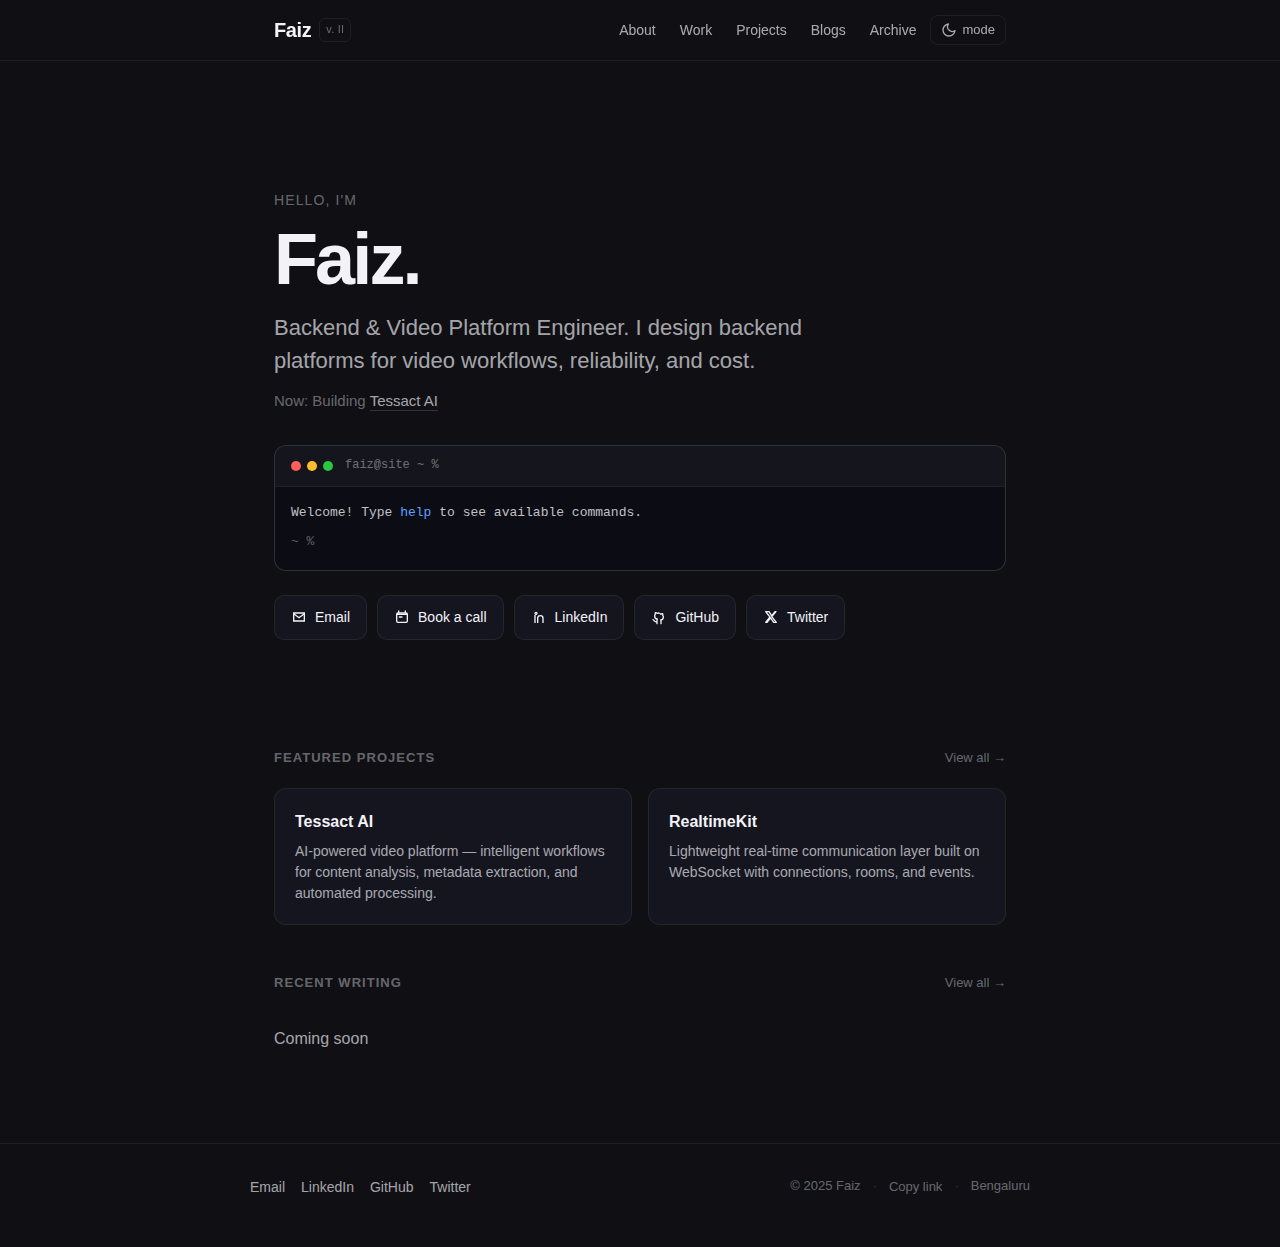
<file: index.html>
<!DOCTYPE html>
<html lang="en">
<head>
  <meta charset="utf-8">
  <meta name="viewport" content="width=device-width, initial-scale=1">
  <meta name="description" content="Faiz — Backend & Video Platform Engineer. Building reliable systems for video workflows.">
  <title>Faiz — Engineer for the Backend</title>
  <link rel="stylesheet" href="/assets/css/style.css">
  <script>
    // Persist color scheme before render to prevent flash (dark mode is default)
    (function() {
      var scheme = localStorage.getItem('user-color-scheme');
      if (scheme !== 'light') document.documentElement.setAttribute('data-theme', 'dark');
    })();
  </script>
</head>
<body>

  <a class="skip-link" href="#main">Jump to content</a>

  <header class="site-header">
    <div class="header-inner">
      <a href="/" class="site-title">
        <span class="wordmark">F<span class="wordmark-collapse">ai</span>z<span class="wordmark-dot">.</span></span>
        <span class="version-badge">v. II</span>
      </a>

      <nav class="nav-links" id="nav" aria-label="Main navigation">
        <a href="/about/">About</a>
        <a href="/work/">Work</a>
        <a href="/projects/">Projects</a>
        <a href="/blogs/">Blogs</a>
        <a href="/archive/">Archive</a>
        <button class="mode-toggle" id="modeToggle" aria-label="Toggle color mode">
          <svg class="mode-icon" viewBox="0 0 24 24" fill="none" stroke="currentColor" stroke-width="2" stroke-linecap="round" stroke-linejoin="round">
            <circle cx="12" cy="12" r="5"/>
            <line x1="12" y1="1" x2="12" y2="3"/>
            <line x1="12" y1="21" x2="12" y2="23"/>
            <line x1="4.22" y1="4.22" x2="5.64" y2="5.64"/>
            <line x1="18.36" y1="18.36" x2="19.78" y2="19.78"/>
            <line x1="1" y1="12" x2="3" y2="12"/>
            <line x1="21" y1="12" x2="23" y2="12"/>
            <line x1="4.22" y1="19.78" x2="5.64" y2="18.36"/>
            <line x1="18.36" y1="5.64" x2="19.78" y2="4.22"/>
          </svg>
          mode
        </button>
      </nav>

      <button class="nav-toggle" id="navToggle" aria-label="Toggle navigation" aria-expanded="false">
        <svg viewBox="0 0 24 24" fill="none" stroke="currentColor" stroke-width="2" stroke-linecap="round">
          <line x1="3" y1="6" x2="21" y2="6"/>
          <line x1="3" y1="12" x2="21" y2="12"/>
          <line x1="3" y1="18" x2="21" y2="18"/>
        </svg>
      </button>
    </div>
  </header>

  <main class="site-main" id="main">
    <section class="hero">
      <div class="hero-greeting">Hello, I'm</div>
      <h1>Faiz.</h1>
      <p class="hero-tagline">Backend & Video Platform Engineer. I design backend platforms for video workflows, reliability, and cost.</p>
      <p class="hero-now">Now: Building <a href="https://tessact.ai" target="_blank" rel="noreferrer">Tessact AI</a></p>

      <div class="terminal">
        <div class="terminal-header">
          <div class="terminal-dots">
            <span class="terminal-dot terminal-dot--red"></span>
            <span class="terminal-dot terminal-dot--yellow"></span>
            <span class="terminal-dot terminal-dot--green"></span>
          </div>
          <div class="terminal-title">faiz@site ~ %</div>
        </div>
        <div class="terminal-body" id="terminalBody">
          <div class="terminal-output" id="terminalOutput">
            <div class="terminal-output-line">Welcome! Type <span class="terminal-accent">help</span> to see available commands.</div>
          </div>
          <div class="terminal-input-line">
            <span class="terminal-prompt">~&nbsp;%&nbsp;</span>
            <input class="terminal-input" id="terminalInput" type="text" autocomplete="off" autocorrect="off" autocapitalize="off" spellcheck="false" aria-label="Terminal input">
          </div>
        </div>
      </div>

      <div class="cta-group">
        <a class="btn" href="mailto:faizp.dev@gmail.com" aria-label="Email Faiz">
          <svg class="btn-icon" viewBox="0 0 24 24" fill="none" stroke="currentColor" stroke-width="2">
            <path d="M4 6h16v12H4V6Z"/>
            <path d="m4 7 8 6 8-6"/>
          </svg>
          Email
        </a>
        <a class="btn" href="https://calendar.app.google/MaS4FVKTaFeVHFof7" target="_blank" rel="noreferrer" aria-label="Book a call">
          <svg class="btn-icon" viewBox="0 0 24 24" fill="none" stroke="currentColor" stroke-width="2" stroke-linecap="round">
            <path d="M7 3v3M17 3v3"/>
            <path d="M4 8h16"/>
            <rect x="4" y="6" width="16" height="14" rx="2"/>
            <path d="M8 12h4"/>
          </svg>
          Book a call
        </a>
        <a class="btn" href="https://www.linkedin.com/in/faiz-p" target="_blank" rel="noreferrer" aria-label="LinkedIn">
          <svg class="btn-icon" viewBox="0 0 24 24" fill="none" stroke="currentColor" stroke-width="2">
            <path d="M6 9v12"/>
            <path d="M6 6.5a1.5 1.5 0 1 0 0-.01"/>
            <path d="M10 21v-7a4 4 0 0 1 8 0v7"/>
          </svg>
          LinkedIn
        </a>
        <a class="btn" href="https://github.com/faizp" target="_blank" rel="noreferrer" aria-label="GitHub">
          <svg class="btn-icon" viewBox="0 0 24 24" fill="none" stroke="currentColor" stroke-width="2" stroke-linecap="round" stroke-linejoin="round">
            <path d="M9 19c-4 1.5-4-2.5-6-3m12 6v-3.5c0-1 .1-1.5-.5-2 2 0 4-.5 4-4.5 0-1-.4-2-1-2.5.1-.3.5-1.5-.1-2.5 0 0-1-.3-2.5 1A9 9 0 0 0 12 6a9 9 0 0 0-2.9.5c-1.5-1.3-2.5-1-2.5-1-.6 1-.2 2.2-.1 2.5-.6.5-1 1.5-1 2.5 0 4 2 4.5 4 4.5-.3.3-.5.9-.5 2V22"/>
          </svg>
          GitHub
        </a>
        <a class="btn" href="https://x.com/sanu_faiz" target="_blank" rel="noreferrer" aria-label="Twitter / X">
          <svg class="btn-icon" viewBox="0 0 24 24" fill="none" stroke="currentColor" stroke-width="2" stroke-linecap="round" stroke-linejoin="round">
            <path d="M4 4l6.5 8L4 20h2l5.5-6.8L16 20h4l-6.8-8.5L19.5 4H18l-5 6.2L9 4H4Z"/>
          </svg>
          Twitter
        </a>
      </div>
    </section>

    <!-- Featured Projects -->
    <section class="featured-section">
      <div class="featured-header">
        <h2 class="section-heading">Featured Projects</h2>
        <a class="view-all-link" href="/projects/">View all &rarr;</a>
      </div>
      <div class="featured-grid">
        <a class="featured-card" href="https://tessact.ai" target="_blank" rel="noreferrer">
          <div class="featured-card-inner">
            <div class="featured-card-title">Tessact AI</div>
            <div class="featured-card-desc">AI-powered video platform — intelligent workflows for content analysis, metadata extraction, and automated processing.</div>
          </div>
        </a>
        <a class="featured-card" href="/projects/">
          <div class="featured-card-inner">
            <div class="featured-card-title">RealtimeKit</div>
            <div class="featured-card-desc">Lightweight real-time communication layer built on WebSocket with connections, rooms, and events.</div>
          </div>
        </a>
      </div>
    </section>

    <!-- Recent Writing -->
    <section class="featured-section">
      <div class="featured-header">
        <h2 class="section-heading">Recent Writing</h2>
        <a class="view-all-link" href="/blogs/">View all &rarr;</a>
      </div>
      <div class="recent-list">
        <div class="thought-item" style="cursor: default;">
          <div class="thought-title" style="color: var(--text-muted);">Coming soon</div>
        </div>
      </div>
    </section>

  </main>

  <footer class="site-footer">
    <div class="footer-inner">
      <div class="footer-links">
        <a href="mailto:faizp.dev@gmail.com">Email</a>
        <a href="https://www.linkedin.com/in/faiz-p" target="_blank" rel="noreferrer">LinkedIn</a>
        <a href="https://github.com/faizp" target="_blank" rel="noreferrer">GitHub</a>
        <a href="https://x.com/sanu_faiz" target="_blank" rel="noreferrer">Twitter</a>
      </div>
      <div class="footer-meta">
        <span>&copy; 2025 Faiz</span>
        <span style="opacity:.4">&middot;</span>
        <button class="copy-link-btn" onclick="navigator.clipboard?.writeText(window.location.href); this.textContent='Copied!'; setTimeout(() => this.textContent='Copy link', 1500);">Copy link</button>
        <span style="opacity:.4">&middot;</span>
        <span>Bengaluru</span>
      </div>
    </div>
  </footer>

  <script>
    // Dark/light mode toggle
    (function() {
      var toggle = document.getElementById('modeToggle');
      var html = document.documentElement;

      function updateIcon() {
        var isDark = html.getAttribute('data-theme') === 'dark';
        toggle.querySelector('.mode-icon').innerHTML = isDark
          ? '<path d="M21 12.79A9 9 0 1 1 11.21 3 7 7 0 0 0 21 12.79z"/>'
          : '<circle cx="12" cy="12" r="5"/><line x1="12" y1="1" x2="12" y2="3"/><line x1="12" y1="21" x2="12" y2="23"/><line x1="4.22" y1="4.22" x2="5.64" y2="5.64"/><line x1="18.36" y1="18.36" x2="19.78" y2="19.78"/><line x1="1" y1="12" x2="3" y2="12"/><line x1="21" y1="12" x2="23" y2="12"/><line x1="4.22" y1="19.78" x2="5.64" y2="18.36"/><line x1="18.36" y1="5.64" x2="19.78" y2="4.22"/>';
      }

      toggle.addEventListener('click', function() {
        var isDark = html.getAttribute('data-theme') === 'dark';
        if (isDark) {
          html.removeAttribute('data-theme');
          localStorage.setItem('user-color-scheme', 'light');
        } else {
          html.setAttribute('data-theme', 'dark');
          localStorage.setItem('user-color-scheme', 'dark');
        }
        updateIcon();
      });

      updateIcon();
    })();

    // Wordmark collapse on scroll
    (function() {
      var header = document.querySelector('.site-header');
      var scrolled = false;
      function onScroll() {
        var shouldCollapse = window.scrollY > 50;
        if (shouldCollapse !== scrolled) {
          scrolled = shouldCollapse;
          if (scrolled) {
            header.classList.add('is-collapsed');
          } else {
            header.classList.remove('is-collapsed');
          }
        }
      }
      window.addEventListener('scroll', onScroll, { passive: true });
      onScroll();
    })();

    // Mobile nav toggle
    (function() {
      var btn = document.getElementById('navToggle');
      var nav = document.getElementById('nav');
      btn.addEventListener('click', function() {
        var expanded = btn.getAttribute('aria-expanded') === 'true';
        btn.setAttribute('aria-expanded', !expanded);
        nav.classList.toggle('open');
      });
    })();

    // Interactive terminal
    (function() {
      var input = document.getElementById('terminalInput');
      var output = document.getElementById('terminalOutput');
      var body = document.getElementById('terminalBody');

      var pages = {
        about: '/about/',
        work: '/work/',
        projects: '/projects/',
        blogs: '/blogs/',
        archive: '/archive/'
      };

      var projects = {
        'tessact-ai': { name: 'Tessact AI', url: 'https://tessact.ai' },
        'realtimekit': { name: 'RealtimeKit', url: 'https://github.com/faizp/RealtimeKit' },
        'todo-mcp': { name: 'Todo MCP', url: 'https://github.com/faizp/ZenList' }
      };

      var commands = {
        help: function() {
          return [
            '<span class="terminal-accent">Available commands:</span>',
            '',
            '  help       — show this message',
            '  about      — who is Faiz?',
            '  work       — career timeline',
            '  projects   — things I\'ve built',
            '  blogs      — recent writing',
            '  pwd        — print working directory',
            '  cd &lt;dir&gt;   — navigate to a section or project',
            '  ls [dir]   — list site sections or projects',
            '  clear      — clear terminal',
            '',
            'Type a section name to navigate there.'
          ].join('\n');
        },
        about: function() {
          return [
            '<span class="terminal-accent">Faiz</span> — Backend & Video Platform Engineer',
            'Building reliable systems for video workflows at Tessact AI.',
            '',
            '→ <a href="/about/">Read more</a>'
          ].join('\n');
        },
        work: function() {
          return [
            '<span class="terminal-accent">Career:</span>',
            '',
            '  Senior Software Engineer  — Tessact (2026–present)',
            '  Software Engineer         — Tessact (2021–2026)',
            '  Chief Creative Officer    — Pygrammers (2021–present)',
            '  Instructor                — Brototype (2021)',
            '',
            '→ <a href="/work/">View full timeline</a>'
          ].join('\n');
        },
        projects: function() {
          return [
            '<span class="terminal-accent">Projects:</span>',
            '',
            '  Tessact AI    — AI-powered video platform',
            '  RealtimeKit   — real-time communication layer',
            '  Todo MCP      — AI-native task management',
            '',
            '→ <a href="/projects/">View all projects</a>'
          ].join('\n');
        },
        blogs: function() {
          return [
            '<span class="terminal-accent">Blogs:</span>',
            '',
            '  Coming soon',
            '',
            '→ <a href="/blogs/">View all posts</a>'
          ].join('\n');
        },
        pwd: function() {
          return '/home/';
        },
        ls: function() {
          return 'about/    work/    projects/    blogs/    archive/';
        },
        clear: function() {
          output.innerHTML = '';
          return null;
        }
      };

      function addLine(html) {
        var line = document.createElement('div');
        line.className = 'terminal-output-line';
        line.innerHTML = html;
        output.appendChild(line);
      }

      function handleCommand(cmd) {
        cmd = cmd.trim().toLowerCase();
        if (!cmd) return;

        var escaped = cmd.replace(/</g, '&lt;').replace(/>/g, '&gt;');
        addLine('<span class="terminal-prompt-echo">~ % </span>' + escaped);

        // Handle "ls" with arguments
        if (cmd === 'ls projects' || cmd === 'ls projects/') {
          addLine('<pre class="terminal-pre">tessact-ai/    realtimekit/    todo-mcp/</pre>');
          body.scrollTop = body.scrollHeight;
          return;
        }

        // Handle "cd" command
        if (cmd === 'cd' || cmd === 'cd ~' || cmd === 'cd /' || cmd === 'cd /home' || cmd === 'cd /home/') {
          addLine('<pre class="terminal-pre">/home/</pre>');
          body.scrollTop = body.scrollHeight;
          return;
        }
        if (cmd === 'cd ..') {
          addLine('<pre class="terminal-pre">already at root</pre>');
          body.scrollTop = body.scrollHeight;
          return;
        }
        if (cmd.indexOf('cd ') === 0) {
          var target = cmd.slice(3).replace(/\/+$/, '');
          // cd projects/<name>
          if (target.indexOf('projects/') === 0) {
            var proj = target.slice(9);
            if (projects[proj]) {
              addLine('Opening ' + projects[proj].name + ' ...');
              setTimeout(function() { window.open(projects[proj].url, '_blank'); }, 400);
            } else {
              addLine('cd: no such directory: ' + target.replace(/</g, '&lt;').replace(/>/g, '&gt;'));
            }
            body.scrollTop = body.scrollHeight;
            return;
          }
          // cd <page>
          if (pages[target]) {
            addLine('Navigating to /' + target + '/ ...');
            setTimeout(function() { window.location.href = pages[target]; }, 400);
          } else {
            addLine('cd: no such directory: ' + target.replace(/</g, '&lt;').replace(/>/g, '&gt;'));
          }
          body.scrollTop = body.scrollHeight;
          return;
        }

        if (commands[cmd]) {
          var result = commands[cmd]();
          if (result !== null) {
            addLine('<pre class="terminal-pre">' + result + '</pre>');
          }
        } else if (pages[cmd]) {
          addLine('Navigating to /' + cmd + '/ ...');
          setTimeout(function() { window.location.href = pages[cmd]; }, 400);
        } else {
          addLine('command not found: ' + escaped + ' — try <span class="terminal-accent">help</span>');
        }

        body.scrollTop = body.scrollHeight;
      }

      input.addEventListener('keydown', function(e) {
        if (e.key === 'Enter') {
          handleCommand(input.value);
          input.value = '';
        }
      });
    })();
  </script>
</body>
</html>
</file>
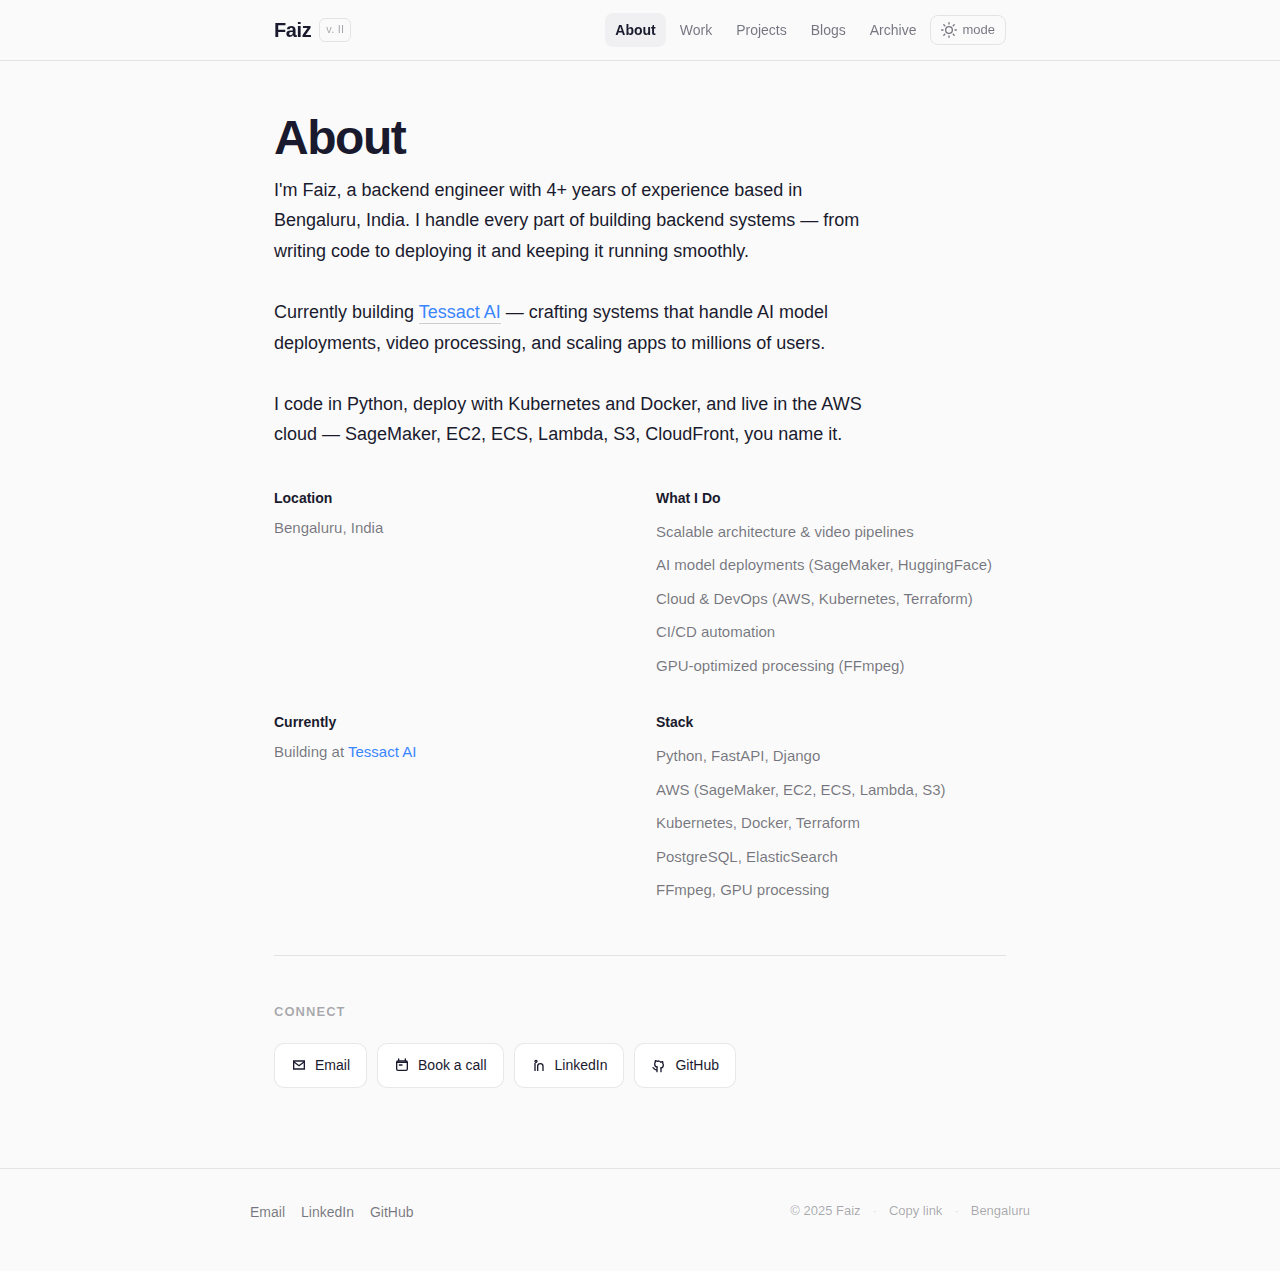
<file: about/index.html>
<!DOCTYPE html>
<html lang="en">
<head>
  <meta charset="utf-8">
  <meta name="viewport" content="width=device-width, initial-scale=1">
  <meta name="description" content="About Faiz — Backend Engineer based in Bengaluru.">
  <title>About | Faiz</title>
  <link rel="stylesheet" href="/assets/css/style.css">
  <script>
    (function() {
      var scheme = localStorage.getItem('user-color-scheme');
      if (scheme === 'dark') document.documentElement.setAttribute('data-theme', 'dark');
    })();
  </script>
</head>
<body>

  <a class="skip-link" href="#main">Jump to content</a>

  <header class="site-header">
    <div class="header-inner">
      <a href="/" class="site-title">
        <span class="wordmark">F<span class="wordmark-collapse">ai</span>z<span class="wordmark-dot">.</span></span>
        <span class="version-badge">v. II</span>
      </a>
      <nav class="nav-links" id="nav" aria-label="Main navigation">
        <a href="/about/" aria-current="page">About</a>
        <a href="/work/">Work</a>
        <a href="/projects/">Projects</a>
        <a href="/blogs/">Blogs</a>
        <a href="/archive/">Archive</a>
        <button class="mode-toggle" id="modeToggle" aria-label="Toggle color mode">
          <svg class="mode-icon" viewBox="0 0 24 24" fill="none" stroke="currentColor" stroke-width="2" stroke-linecap="round" stroke-linejoin="round">
            <circle cx="12" cy="12" r="5"/>
          </svg>
          mode
        </button>
      </nav>
      <button class="nav-toggle" id="navToggle" aria-label="Toggle navigation" aria-expanded="false">
        <svg viewBox="0 0 24 24" fill="none" stroke="currentColor" stroke-width="2" stroke-linecap="round">
          <line x1="3" y1="6" x2="21" y2="6"/>
          <line x1="3" y1="12" x2="21" y2="12"/>
          <line x1="3" y1="18" x2="21" y2="18"/>
        </svg>
      </button>
    </div>
  </header>

  <main class="site-main" id="main">
    <h1 class="page-title">About</h1>

    <div class="about-intro">
      <p>I'm Faiz, a backend engineer with 4+ years of experience based in Bengaluru, India. I handle every part of building backend systems &mdash; from writing code to deploying it and keeping it running smoothly.</p>
      <br>
      <p>Currently building <a href="https://tessact.ai" target="_blank" rel="noreferrer">Tessact AI</a> &mdash; crafting systems that handle AI model deployments, video processing, and scaling apps to millions of users.</p>
      <br>
      <p>I code in Python, deploy with Kubernetes and Docker, and live in the AWS cloud &mdash; SageMaker, EC2, ECS, Lambda, S3, CloudFront, you name it.</p>
    </div>

    <div class="about-details">
      <div class="about-detail-group">
        <h3>Location</h3>
        <p>Bengaluru, India</p>
      </div>
      <div class="about-detail-group">
        <h3>What I Do</h3>
        <ul>
          <li>Scalable architecture &amp; video pipelines</li>
          <li>AI model deployments (SageMaker, HuggingFace)</li>
          <li>Cloud &amp; DevOps (AWS, Kubernetes, Terraform)</li>
          <li>CI/CD automation</li>
          <li>GPU-optimized processing (FFmpeg)</li>
        </ul>
      </div>
      <div class="about-detail-group">
        <h3>Currently</h3>
        <p>Building at <a href="https://tessact.ai" target="_blank" rel="noreferrer">Tessact AI</a></p>
      </div>
      <div class="about-detail-group">
        <h3>Stack</h3>
        <ul>
          <li>Python, FastAPI, Django</li>
          <li>AWS (SageMaker, EC2, ECS, Lambda, S3)</li>
          <li>Kubernetes, Docker, Terraform</li>
          <li>PostgreSQL, ElasticSearch</li>
          <li>FFmpeg, GPU processing</li>
        </ul>
      </div>
    </div>

    <hr class="section-divider">

    <h2 class="section-heading">Connect</h2>
    <div class="cta-group">
      <a class="btn" href="mailto:faizp.dev@gmail.com">
        <svg class="btn-icon" viewBox="0 0 24 24" fill="none" stroke="currentColor" stroke-width="2">
          <path d="M4 6h16v12H4V6Z"/>
          <path d="m4 7 8 6 8-6"/>
        </svg>
        Email
      </a>
      <a class="btn" href="https://calendar.app.google/MaS4FVKTaFeVHFof7" target="_blank" rel="noreferrer">
        <svg class="btn-icon" viewBox="0 0 24 24" fill="none" stroke="currentColor" stroke-width="2" stroke-linecap="round">
          <path d="M7 3v3M17 3v3"/>
          <path d="M4 8h16"/>
          <rect x="4" y="6" width="16" height="14" rx="2"/>
          <path d="M8 12h4"/>
        </svg>
        Book a call
      </a>
      <a class="btn" href="https://www.linkedin.com/in/faiz-p" target="_blank" rel="noreferrer">
        <svg class="btn-icon" viewBox="0 0 24 24" fill="none" stroke="currentColor" stroke-width="2">
          <path d="M6 9v12"/>
          <path d="M6 6.5a1.5 1.5 0 1 0 0-.01"/>
          <path d="M10 21v-7a4 4 0 0 1 8 0v7"/>
        </svg>
        LinkedIn
      </a>
      <a class="btn" href="https://github.com/faizp" target="_blank" rel="noreferrer">
        <svg class="btn-icon" viewBox="0 0 24 24" fill="none" stroke="currentColor" stroke-width="2" stroke-linecap="round" stroke-linejoin="round">
          <path d="M9 19c-4 1.5-4-2.5-6-3m12 6v-3.5c0-1 .1-1.5-.5-2 2 0 4-.5 4-4.5 0-1-.4-2-1-2.5.1-.3.5-1.5-.1-2.5 0 0-1-.3-2.5 1A9 9 0 0 0 12 6a9 9 0 0 0-2.9.5c-1.5-1.3-2.5-1-2.5-1-.6 1-.2 2.2-.1 2.5-.6.5-1 1.5-1 2.5 0 4 2 4.5 4 4.5-.3.3-.5.9-.5 2V22"/>
        </svg>
        GitHub
      </a>
    </div>
  </main>

  <footer class="site-footer">
    <div class="footer-inner">
      <div class="footer-links">
        <a href="mailto:faizp.dev@gmail.com">Email</a>
        <a href="https://www.linkedin.com/in/faiz-p" target="_blank" rel="noreferrer">LinkedIn</a>
        <a href="https://github.com/faizp" target="_blank" rel="noreferrer">GitHub</a>
      </div>
      <div class="footer-meta">
        <span>&copy; 2025 Faiz</span>
        <span style="opacity:.4">&middot;</span>
        <button class="copy-link-btn" onclick="navigator.clipboard?.writeText(window.location.href); this.textContent='Copied!'; setTimeout(() => this.textContent='Copy link', 1500);">Copy link</button>
        <span style="opacity:.4">&middot;</span>
        <span>Bengaluru</span>
      </div>
    </div>
  </footer>

  <script>
    (function() {
      var toggle = document.getElementById('modeToggle');
      var html = document.documentElement;
      function updateIcon() {
        var isDark = html.getAttribute('data-theme') === 'dark';
        toggle.querySelector('.mode-icon').innerHTML = isDark
          ? '<path d="M21 12.79A9 9 0 1 1 11.21 3 7 7 0 0 0 21 12.79z"/>'
          : '<circle cx="12" cy="12" r="5"/><line x1="12" y1="1" x2="12" y2="3"/><line x1="12" y1="21" x2="12" y2="23"/><line x1="4.22" y1="4.22" x2="5.64" y2="5.64"/><line x1="18.36" y1="18.36" x2="19.78" y2="19.78"/><line x1="1" y1="12" x2="3" y2="12"/><line x1="21" y1="12" x2="23" y2="12"/><line x1="4.22" y1="19.78" x2="5.64" y2="18.36"/><line x1="18.36" y1="5.64" x2="19.78" y2="4.22"/>';
      }
      toggle.addEventListener('click', function() {
        var isDark = html.getAttribute('data-theme') === 'dark';
        if (isDark) { html.removeAttribute('data-theme'); localStorage.setItem('user-color-scheme', 'light'); }
        else { html.setAttribute('data-theme', 'dark'); localStorage.setItem('user-color-scheme', 'dark'); }
        updateIcon();
      });
      updateIcon();
    })();

    // Wordmark collapse on scroll
    (function() {
      var header = document.querySelector('.site-header');
      var scrolled = false;
      function onScroll() {
        var shouldCollapse = window.scrollY > 50;
        if (shouldCollapse !== scrolled) {
          scrolled = shouldCollapse;
          if (scrolled) {
            header.classList.add('is-collapsed');
          } else {
            header.classList.remove('is-collapsed');
          }
        }
      }
      window.addEventListener('scroll', onScroll, { passive: true });
      onScroll();
    })();

    // Mobile nav toggle
    (function() {
      var btn = document.getElementById('navToggle');
      var nav = document.getElementById('nav');
      btn.addEventListener('click', function() {
        var expanded = btn.getAttribute('aria-expanded') === 'true';
        btn.setAttribute('aria-expanded', !expanded);
        nav.classList.toggle('open');
      });
    })();
  </script>
</body>
</html>
</file>
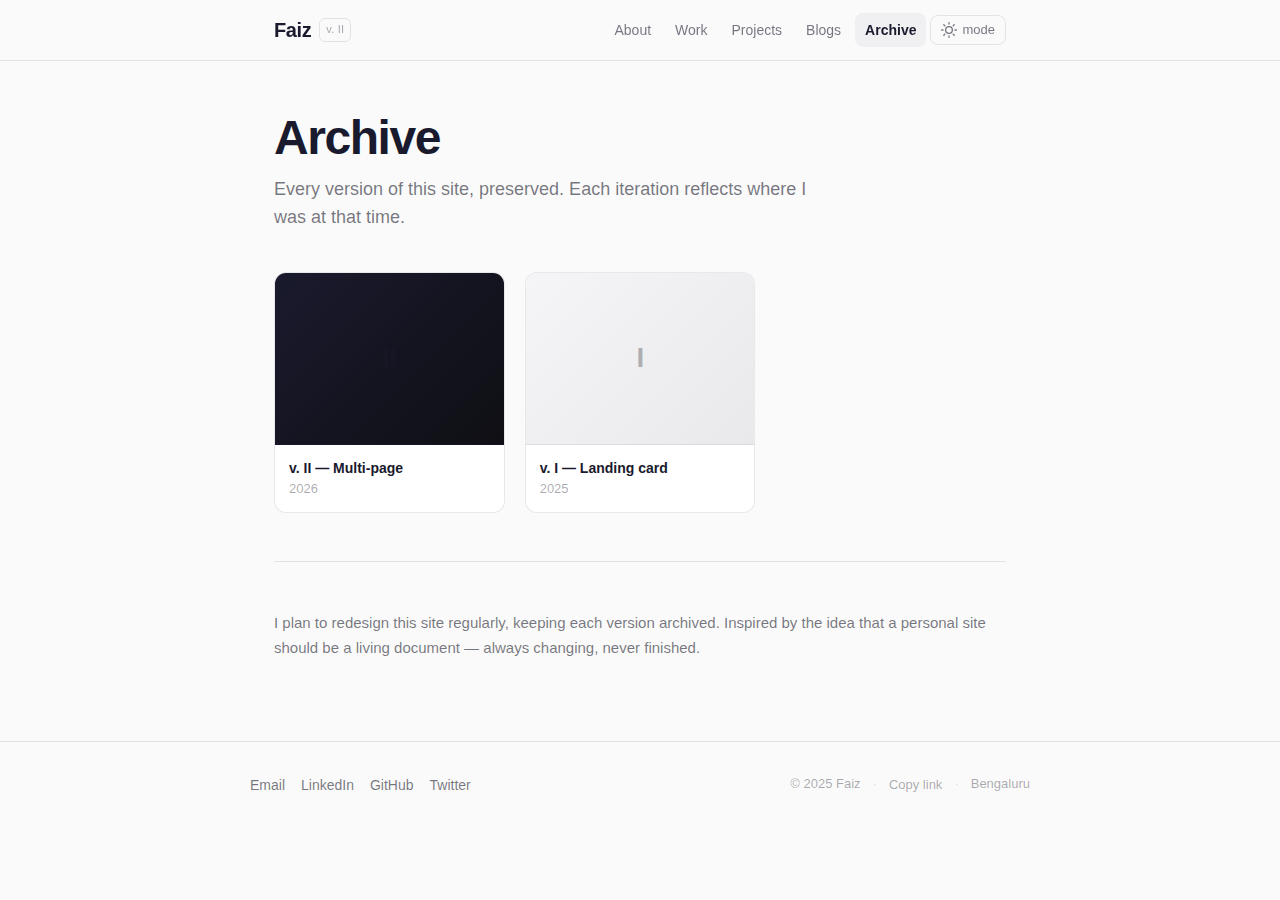
<file: archive/index.html>
<!DOCTYPE html>
<html lang="en">
<head>
  <meta charset="utf-8">
  <meta name="viewport" content="width=device-width, initial-scale=1">
  <meta name="description" content="Archive — Previous versions of Faiz's personal site.">
  <title>Archive | Faiz</title>
  <link rel="stylesheet" href="/assets/css/style.css">
  <script>
    (function() {
      var scheme = localStorage.getItem('user-color-scheme');
      if (scheme === 'dark') document.documentElement.setAttribute('data-theme', 'dark');
    })();
  </script>
</head>
<body>

  <a class="skip-link" href="#main">Jump to content</a>

  <header class="site-header">
    <div class="header-inner">
      <a href="/" class="site-title">
        <span class="wordmark">F<span class="wordmark-collapse">ai</span>z<span class="wordmark-dot">.</span></span>
        <span class="version-badge">v. II</span>
      </a>
      <nav class="nav-links" id="nav" aria-label="Main navigation">
        <a href="/about/">About</a>
        <a href="/work/">Work</a>
        <a href="/projects/">Projects</a>
        <a href="/blogs/">Blogs</a>
        <a href="/archive/" aria-current="page">Archive</a>
        <button class="mode-toggle" id="modeToggle" aria-label="Toggle color mode">
          <svg class="mode-icon" viewBox="0 0 24 24" fill="none" stroke="currentColor" stroke-width="2" stroke-linecap="round" stroke-linejoin="round">
            <circle cx="12" cy="12" r="5"/>
          </svg>
          mode
        </button>
      </nav>
      <button class="nav-toggle" id="navToggle" aria-label="Toggle navigation" aria-expanded="false">
        <svg viewBox="0 0 24 24" fill="none" stroke="currentColor" stroke-width="2" stroke-linecap="round">
          <line x1="3" y1="6" x2="21" y2="6"/>
          <line x1="3" y1="12" x2="21" y2="12"/>
          <line x1="3" y1="18" x2="21" y2="18"/>
        </svg>
      </button>
    </div>
  </header>

  <main class="site-main" id="main">
    <h1 class="page-title">Archive</h1>
    <p class="page-subtitle">Every version of this site, preserved. Each iteration reflects where I was at that time.</p>

    <div class="archive-grid">

      <a class="archive-item" href="/">
        <div class="archive-thumb-placeholder" style="background: linear-gradient(135deg, #1a1a2e, #0f0f14);">
          <span>II</span>
        </div>
        <div class="archive-item-body">
          <div class="archive-item-version">v. II &mdash; Multi-page</div>
          <div class="archive-item-year">2026</div>
        </div>
      </a>

      <a class="archive-item" href="#">
        <div class="archive-thumb-placeholder" style="background: linear-gradient(135deg, #f5f5f7, #e9e9ec);">
          <span style="color: rgba(11,11,15,0.3);">I</span>
        </div>
        <div class="archive-item-body">
          <div class="archive-item-version">v. I &mdash; Landing card</div>
          <div class="archive-item-year">2025</div>
        </div>
      </a>

    </div>

    <hr class="section-divider">

    <p style="font-size: 15px; color: var(--text-muted); line-height: 1.7;">
      I plan to redesign this site regularly, keeping each version archived. Inspired by the idea that a personal site should be a living document &mdash; always changing, never finished.
    </p>
  </main>

  <footer class="site-footer">
    <div class="footer-inner">
      <div class="footer-links">
        <a href="mailto:faizp.dev@gmail.com">Email</a>
        <a href="https://www.linkedin.com/in/faiz-p" target="_blank" rel="noreferrer">LinkedIn</a>
        <a href="https://github.com/faizp" target="_blank" rel="noreferrer">GitHub</a>
        <a href="https://x.com/sanu_faiz" target="_blank" rel="noreferrer">Twitter</a>
      </div>
      <div class="footer-meta">
        <span>&copy; 2025 Faiz</span>
        <span style="opacity:.4">&middot;</span>
        <button class="copy-link-btn" onclick="navigator.clipboard?.writeText(window.location.href); this.textContent='Copied!'; setTimeout(() => this.textContent='Copy link', 1500);">Copy link</button>
        <span style="opacity:.4">&middot;</span>
        <span>Bengaluru</span>
      </div>
    </div>
  </footer>

  <script>
    (function() {
      var toggle = document.getElementById('modeToggle');
      var html = document.documentElement;
      function updateIcon() {
        var isDark = html.getAttribute('data-theme') === 'dark';
        toggle.querySelector('.mode-icon').innerHTML = isDark
          ? '<path d="M21 12.79A9 9 0 1 1 11.21 3 7 7 0 0 0 21 12.79z"/>'
          : '<circle cx="12" cy="12" r="5"/><line x1="12" y1="1" x2="12" y2="3"/><line x1="12" y1="21" x2="12" y2="23"/><line x1="4.22" y1="4.22" x2="5.64" y2="5.64"/><line x1="18.36" y1="18.36" x2="19.78" y2="19.78"/><line x1="1" y1="12" x2="3" y2="12"/><line x1="21" y1="12" x2="23" y2="12"/><line x1="4.22" y1="19.78" x2="5.64" y2="18.36"/><line x1="18.36" y1="5.64" x2="19.78" y2="4.22"/>';
      }
      toggle.addEventListener('click', function() {
        var isDark = html.getAttribute('data-theme') === 'dark';
        if (isDark) { html.removeAttribute('data-theme'); localStorage.setItem('user-color-scheme', 'light'); }
        else { html.setAttribute('data-theme', 'dark'); localStorage.setItem('user-color-scheme', 'dark'); }
        updateIcon();
      });
      updateIcon();
    })();

    // Wordmark collapse on scroll
    (function() {
      var header = document.querySelector('.site-header');
      var scrolled = false;
      function onScroll() {
        var shouldCollapse = window.scrollY > 50;
        if (shouldCollapse !== scrolled) {
          scrolled = shouldCollapse;
          if (scrolled) {
            header.classList.add('is-collapsed');
          } else {
            header.classList.remove('is-collapsed');
          }
        }
      }
      window.addEventListener('scroll', onScroll, { passive: true });
      onScroll();
    })();

    // Mobile nav toggle
    (function() {
      var btn = document.getElementById('navToggle');
      var nav = document.getElementById('nav');
      btn.addEventListener('click', function() {
        var expanded = btn.getAttribute('aria-expanded') === 'true';
        btn.setAttribute('aria-expanded', !expanded);
        nav.classList.toggle('open');
      });
    })();
  </script>
</body>
</html>
</file>
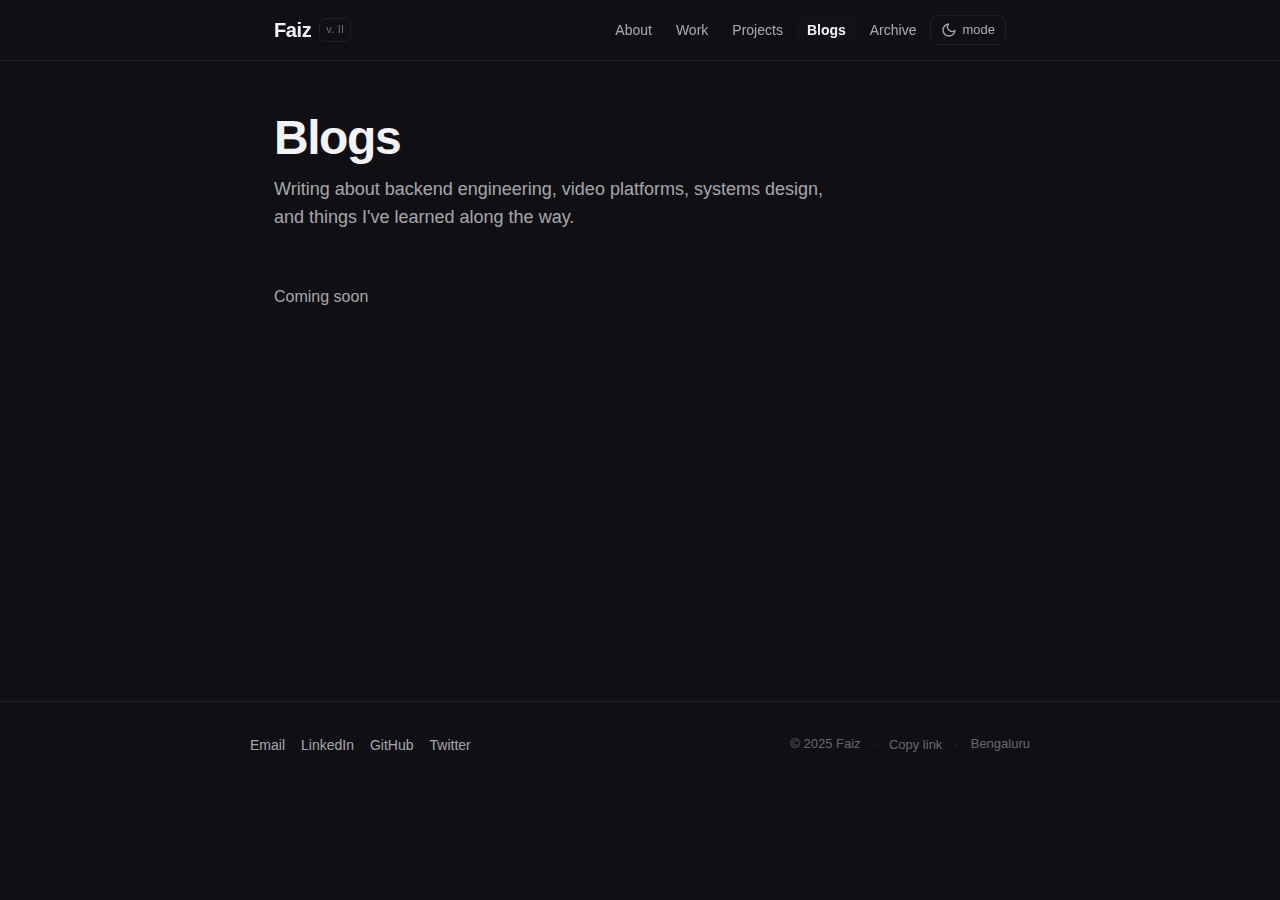
<file: blogs/index.html>
<!DOCTYPE html>
<html lang="en">
<head>
  <meta charset="utf-8">
  <meta name="viewport" content="width=device-width, initial-scale=1">
  <meta name="description" content="Blogs — Writing by Faiz on backend engineering, video platforms, and systems design.">
  <title>Blogs | Faiz</title>
  <link rel="stylesheet" href="/assets/css/style.css">
  <script>
    (function() {
      var scheme = localStorage.getItem('user-color-scheme');
      if (scheme !== 'light') document.documentElement.setAttribute('data-theme', 'dark');
    })();
  </script>
</head>
<body>

  <a class="skip-link" href="#main">Jump to content</a>

  <header class="site-header">
    <div class="header-inner">
      <a href="/" class="site-title">
        <span class="wordmark">F<span class="wordmark-collapse">ai</span>z<span class="wordmark-dot">.</span></span>
        <span class="version-badge">v. II</span>
      </a>
      <nav class="nav-links" id="nav" aria-label="Main navigation">
        <a href="/about/">About</a>
        <a href="/work/">Work</a>
        <a href="/projects/">Projects</a>
        <a href="/blogs/" aria-current="page">Blogs</a>
        <a href="/archive/">Archive</a>
        <button class="mode-toggle" id="modeToggle" aria-label="Toggle color mode">
          <svg class="mode-icon" viewBox="0 0 24 24" fill="none" stroke="currentColor" stroke-width="2" stroke-linecap="round" stroke-linejoin="round">
            <circle cx="12" cy="12" r="5"/>
          </svg>
          mode
        </button>
      </nav>
      <button class="nav-toggle" id="navToggle" aria-label="Toggle navigation" aria-expanded="false">
        <svg viewBox="0 0 24 24" fill="none" stroke="currentColor" stroke-width="2" stroke-linecap="round">
          <line x1="3" y1="6" x2="21" y2="6"/>
          <line x1="3" y1="12" x2="21" y2="12"/>
          <line x1="3" y1="18" x2="21" y2="18"/>
        </svg>
      </button>
    </div>
  </header>

  <main class="site-main" id="main">
    <h1 class="page-title">Blogs</h1>
    <p class="page-subtitle">Writing about backend engineering, video platforms, systems design, and things I've learned along the way.</p>

    <div class="thoughts-list">
      <div class="thought-item" style="cursor: default;">
        <div class="thought-title" style="color: var(--text-muted);">Coming soon</div>
      </div>
    </div>
  </main>

  <footer class="site-footer">
    <div class="footer-inner">
      <div class="footer-links">
        <a href="mailto:faizp.dev@gmail.com">Email</a>
        <a href="https://www.linkedin.com/in/faiz-p" target="_blank" rel="noreferrer">LinkedIn</a>
        <a href="https://github.com/faizp" target="_blank" rel="noreferrer">GitHub</a>
        <a href="https://x.com/sanu_faiz" target="_blank" rel="noreferrer">Twitter</a>
      </div>
      <div class="footer-meta">
        <span>&copy; 2025 Faiz</span>
        <span style="opacity:.4">&middot;</span>
        <button class="copy-link-btn" onclick="navigator.clipboard?.writeText(window.location.href); this.textContent='Copied!'; setTimeout(() => this.textContent='Copy link', 1500);">Copy link</button>
        <span style="opacity:.4">&middot;</span>
        <span>Bengaluru</span>
      </div>
    </div>
  </footer>

  <script>
    (function() {
      var toggle = document.getElementById('modeToggle');
      var html = document.documentElement;
      function updateIcon() {
        var isDark = html.getAttribute('data-theme') === 'dark';
        toggle.querySelector('.mode-icon').innerHTML = isDark
          ? '<path d="M21 12.79A9 9 0 1 1 11.21 3 7 7 0 0 0 21 12.79z"/>'
          : '<circle cx="12" cy="12" r="5"/><line x1="12" y1="1" x2="12" y2="3"/><line x1="12" y1="21" x2="12" y2="23"/><line x1="4.22" y1="4.22" x2="5.64" y2="5.64"/><line x1="18.36" y1="18.36" x2="19.78" y2="19.78"/><line x1="1" y1="12" x2="3" y2="12"/><line x1="21" y1="12" x2="23" y2="12"/><line x1="4.22" y1="19.78" x2="5.64" y2="18.36"/><line x1="18.36" y1="5.64" x2="19.78" y2="4.22"/>';
      }
      toggle.addEventListener('click', function() {
        var isDark = html.getAttribute('data-theme') === 'dark';
        if (isDark) { html.removeAttribute('data-theme'); localStorage.setItem('user-color-scheme', 'light'); }
        else { html.setAttribute('data-theme', 'dark'); localStorage.setItem('user-color-scheme', 'dark'); }
        updateIcon();
      });
      updateIcon();
    })();

    // Wordmark collapse on scroll
    (function() {
      var header = document.querySelector('.site-header');
      var scrolled = false;
      function onScroll() {
        var shouldCollapse = window.scrollY > 50;
        if (shouldCollapse !== scrolled) {
          scrolled = shouldCollapse;
          if (scrolled) {
            header.classList.add('is-collapsed');
          } else {
            header.classList.remove('is-collapsed');
          }
        }
      }
      window.addEventListener('scroll', onScroll, { passive: true });
      onScroll();
    })();

    // Mobile nav toggle
    (function() {
      var btn = document.getElementById('navToggle');
      var nav = document.getElementById('nav');
      btn.addEventListener('click', function() {
        var expanded = btn.getAttribute('aria-expanded') === 'true';
        btn.setAttribute('aria-expanded', !expanded);
        nav.classList.toggle('open');
      });
    })();
  </script>
</body>
</html>
</file>
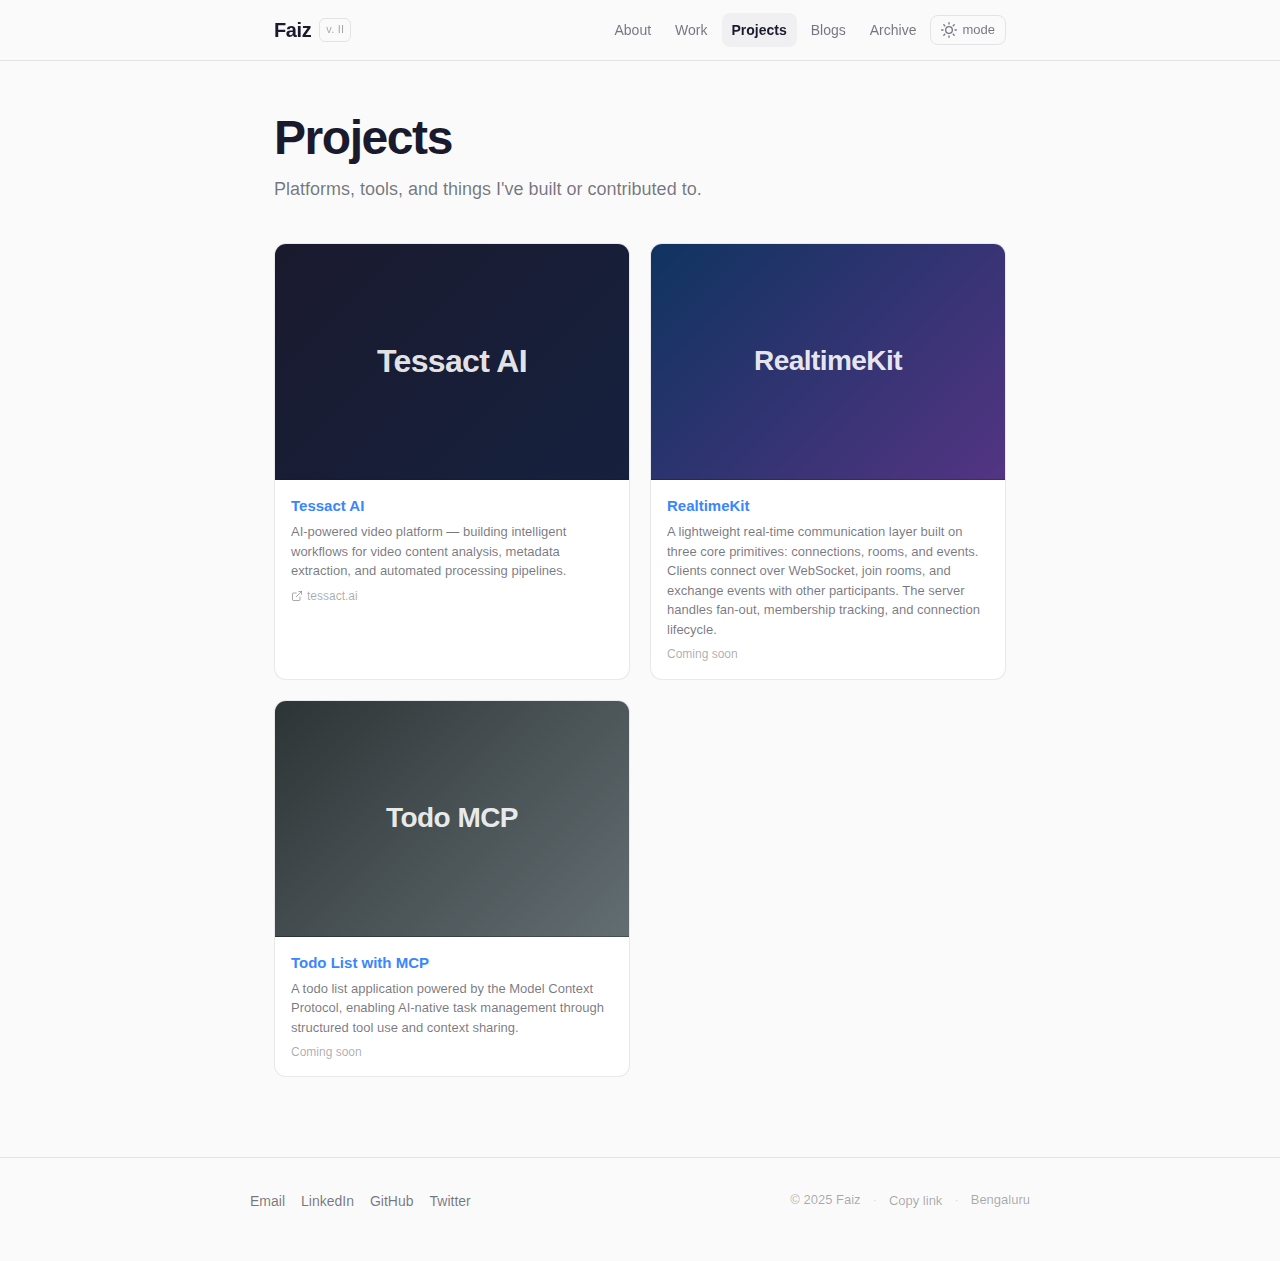
<file: projects/index.html>
<!DOCTYPE html>
<html lang="en">
<head>
  <meta charset="utf-8">
  <meta name="viewport" content="width=device-width, initial-scale=1">
  <meta name="description" content="Projects — Things Faiz has built and contributed to.">
  <title>Projects | Faiz</title>
  <link rel="stylesheet" href="/assets/css/style.css">
  <script>
    (function() {
      var scheme = localStorage.getItem('user-color-scheme');
      if (scheme === 'dark') document.documentElement.setAttribute('data-theme', 'dark');
    })();
  </script>
</head>
<body>

  <a class="skip-link" href="#main">Jump to content</a>

  <header class="site-header">
    <div class="header-inner">
      <a href="/" class="site-title">
        <span class="wordmark">F<span class="wordmark-collapse">ai</span>z<span class="wordmark-dot">.</span></span>
        <span class="version-badge">v. II</span>
      </a>
      <nav class="nav-links" id="nav" aria-label="Main navigation">
        <a href="/about/">About</a>
        <a href="/work/">Work</a>
        <a href="/projects/" aria-current="page">Projects</a>
        <a href="/blogs/">Blogs</a>
        <a href="/archive/">Archive</a>
        <button class="mode-toggle" id="modeToggle" aria-label="Toggle color mode">
          <svg class="mode-icon" viewBox="0 0 24 24" fill="none" stroke="currentColor" stroke-width="2" stroke-linecap="round" stroke-linejoin="round">
            <circle cx="12" cy="12" r="5"/>
          </svg>
          mode
        </button>
      </nav>
      <button class="nav-toggle" id="navToggle" aria-label="Toggle navigation" aria-expanded="false">
        <svg viewBox="0 0 24 24" fill="none" stroke="currentColor" stroke-width="2" stroke-linecap="round">
          <line x1="3" y1="6" x2="21" y2="6"/>
          <line x1="3" y1="12" x2="21" y2="12"/>
          <line x1="3" y1="18" x2="21" y2="18"/>
        </svg>
      </button>
    </div>
  </header>

  <main class="site-main" id="main">
    <h1 class="page-title">Projects</h1>
    <p class="page-subtitle">Platforms, tools, and things I've built or contributed to.</p>

    <div class="work-grid">

      <a class="work-card" href="https://tessact.ai" target="_blank" rel="noreferrer">
        <div class="work-card-image" style="background: linear-gradient(135deg, #1a1a2e, #16213e); display: flex; align-items: center; justify-content: center;">
          <span style="font-size: 32px; font-weight: 800; color: rgba(255,255,255,0.9); letter-spacing: -0.02em;">Tessact AI</span>
        </div>
        <div class="work-card-body">
          <div class="work-card-title">Tessact AI</div>
          <div class="work-card-desc">AI-powered video platform — building intelligent workflows for video content analysis, metadata extraction, and automated processing pipelines.</div>
          <div class="work-card-url">
            <svg width="12" height="12" viewBox="0 0 24 24" fill="none" stroke="currentColor" stroke-width="2"><path d="M18 13v6a2 2 0 0 1-2 2H5a2 2 0 0 1-2-2V8a2 2 0 0 1 2-2h6"/><polyline points="15 3 21 3 21 9"/><line x1="10" y1="14" x2="21" y2="3"/></svg>
            tessact.ai
          </div>
        </div>
      </a>

      <a class="work-card" href="#">
        <div class="work-card-image" style="background: linear-gradient(135deg, #0f3460, #533483); display: flex; align-items: center; justify-content: center;">
          <span style="font-size: 28px; font-weight: 800; color: rgba(255,255,255,0.9); letter-spacing: -0.02em;">RealtimeKit</span>
        </div>
        <div class="work-card-body">
          <div class="work-card-title">RealtimeKit</div>
          <div class="work-card-desc">A lightweight real-time communication layer built on three core primitives: connections, rooms, and events. Clients connect over WebSocket, join rooms, and exchange events with other participants. The server handles fan-out, membership tracking, and connection lifecycle.</div>
          <div class="work-card-url">Coming soon</div>
        </div>
      </a>

      <a class="work-card" href="#">
        <div class="work-card-image" style="background: linear-gradient(135deg, #2d3436, #636e72); display: flex; align-items: center; justify-content: center;">
          <span style="font-size: 28px; font-weight: 800; color: rgba(255,255,255,0.9); letter-spacing: -0.02em;">Todo MCP</span>
        </div>
        <div class="work-card-body">
          <div class="work-card-title">Todo List with MCP</div>
          <div class="work-card-desc">A todo list application powered by the Model Context Protocol, enabling AI-native task management through structured tool use and context sharing.</div>
          <div class="work-card-url">Coming soon</div>
        </div>
      </a>

    </div>
  </main>

  <footer class="site-footer">
    <div class="footer-inner">
      <div class="footer-links">
        <a href="mailto:faizp.dev@gmail.com">Email</a>
        <a href="https://www.linkedin.com/in/faiz-p" target="_blank" rel="noreferrer">LinkedIn</a>
        <a href="https://github.com/faizp" target="_blank" rel="noreferrer">GitHub</a>
        <a href="https://x.com/sanu_faiz" target="_blank" rel="noreferrer">Twitter</a>
      </div>
      <div class="footer-meta">
        <span>&copy; 2025 Faiz</span>
        <span style="opacity:.4">&middot;</span>
        <button class="copy-link-btn" onclick="navigator.clipboard?.writeText(window.location.href); this.textContent='Copied!'; setTimeout(() => this.textContent='Copy link', 1500);">Copy link</button>
        <span style="opacity:.4">&middot;</span>
        <span>Bengaluru</span>
      </div>
    </div>
  </footer>

  <script>
    (function() {
      var toggle = document.getElementById('modeToggle');
      var html = document.documentElement;
      function updateIcon() {
        var isDark = html.getAttribute('data-theme') === 'dark';
        toggle.querySelector('.mode-icon').innerHTML = isDark
          ? '<path d="M21 12.79A9 9 0 1 1 11.21 3 7 7 0 0 0 21 12.79z"/>'
          : '<circle cx="12" cy="12" r="5"/><line x1="12" y1="1" x2="12" y2="3"/><line x1="12" y1="21" x2="12" y2="23"/><line x1="4.22" y1="4.22" x2="5.64" y2="5.64"/><line x1="18.36" y1="18.36" x2="19.78" y2="19.78"/><line x1="1" y1="12" x2="3" y2="12"/><line x1="21" y1="12" x2="23" y2="12"/><line x1="4.22" y1="19.78" x2="5.64" y2="18.36"/><line x1="18.36" y1="5.64" x2="19.78" y2="4.22"/>';
      }
      toggle.addEventListener('click', function() {
        var isDark = html.getAttribute('data-theme') === 'dark';
        if (isDark) { html.removeAttribute('data-theme'); localStorage.setItem('user-color-scheme', 'light'); }
        else { html.setAttribute('data-theme', 'dark'); localStorage.setItem('user-color-scheme', 'dark'); }
        updateIcon();
      });
      updateIcon();
    })();

    // Wordmark collapse on scroll
    (function() {
      var header = document.querySelector('.site-header');
      var scrolled = false;
      function onScroll() {
        var shouldCollapse = window.scrollY > 50;
        if (shouldCollapse !== scrolled) {
          scrolled = shouldCollapse;
          if (scrolled) {
            header.classList.add('is-collapsed');
          } else {
            header.classList.remove('is-collapsed');
          }
        }
      }
      window.addEventListener('scroll', onScroll, { passive: true });
      onScroll();
    })();

    // Mobile nav toggle
    (function() {
      var btn = document.getElementById('navToggle');
      var nav = document.getElementById('nav');
      btn.addEventListener('click', function() {
        var expanded = btn.getAttribute('aria-expanded') === 'true';
        btn.setAttribute('aria-expanded', !expanded);
        nav.classList.toggle('open');
      });
    })();
  </script>
</body>
</html>
</file>
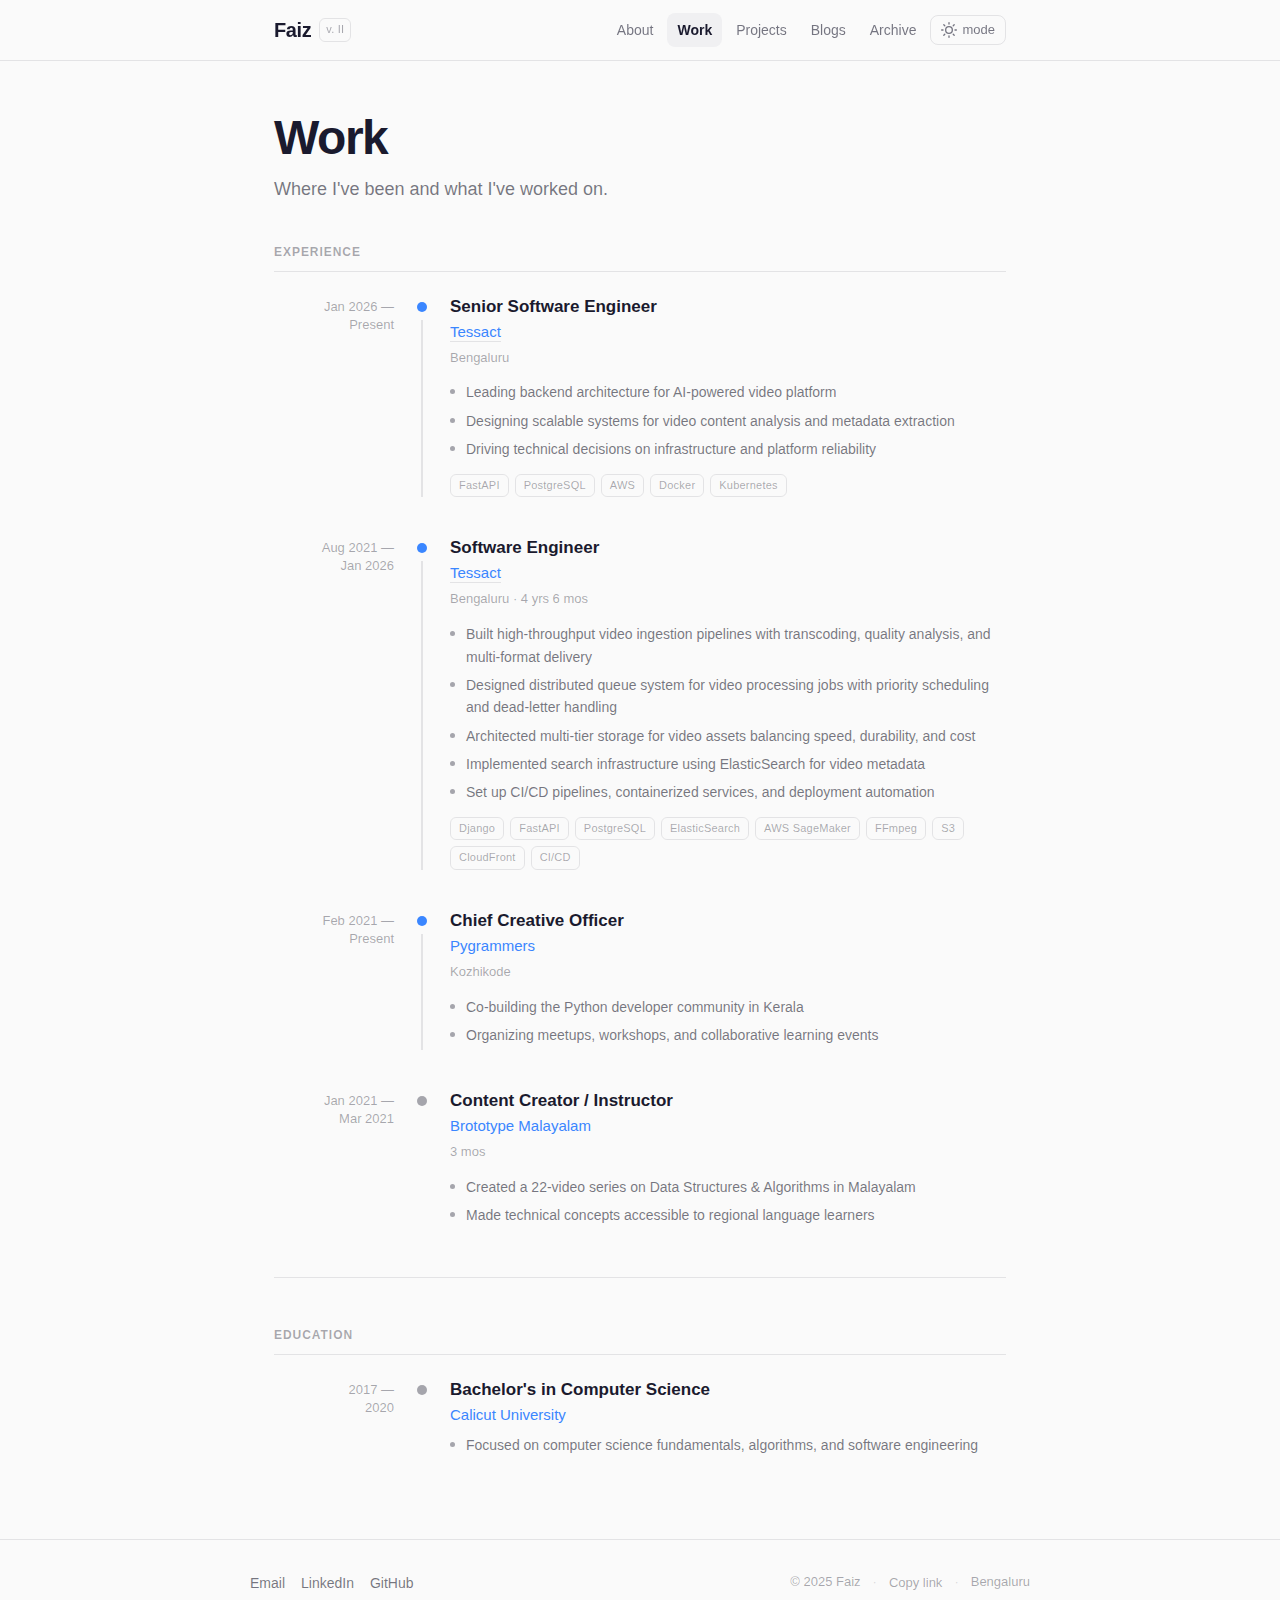
<file: work/index.html>
<!DOCTYPE html>
<html lang="en">
<head>
  <meta charset="utf-8">
  <meta name="viewport" content="width=device-width, initial-scale=1">
  <meta name="description" content="Work — Faiz's career timeline and professional experience.">
  <title>Work | Faiz</title>
  <link rel="stylesheet" href="/assets/css/style.css">
  <script>
    (function() {
      var scheme = localStorage.getItem('user-color-scheme');
      if (scheme === 'dark') document.documentElement.setAttribute('data-theme', 'dark');
    })();
  </script>
</head>
<body>

  <a class="skip-link" href="#main">Jump to content</a>

  <header class="site-header">
    <div class="header-inner">
      <a href="/" class="site-title">
        <span class="wordmark">F<span class="wordmark-collapse">ai</span>z<span class="wordmark-dot">.</span></span>
        <span class="version-badge">v. II</span>
      </a>
      <nav class="nav-links" id="nav" aria-label="Main navigation">
        <a href="/about/">About</a>
        <a href="/work/" aria-current="page">Work</a>
        <a href="/projects/">Projects</a>
        <a href="/blogs/">Blogs</a>
        <a href="/archive/">Archive</a>
        <button class="mode-toggle" id="modeToggle" aria-label="Toggle color mode">
          <svg class="mode-icon" viewBox="0 0 24 24" fill="none" stroke="currentColor" stroke-width="2" stroke-linecap="round" stroke-linejoin="round">
            <circle cx="12" cy="12" r="5"/>
          </svg>
          mode
        </button>
      </nav>
      <button class="nav-toggle" id="navToggle" aria-label="Toggle navigation" aria-expanded="false">
        <svg viewBox="0 0 24 24" fill="none" stroke="currentColor" stroke-width="2" stroke-linecap="round">
          <line x1="3" y1="6" x2="21" y2="6"/>
          <line x1="3" y1="12" x2="21" y2="12"/>
          <line x1="3" y1="18" x2="21" y2="18"/>
        </svg>
      </button>
    </div>
  </header>

  <main class="site-main" id="main">
    <h1 class="page-title">Work</h1>
    <p class="page-subtitle">Where I've been and what I've worked on.</p>

    <div class="timeline-section-label">Experience</div>

    <div class="timeline">

      <div class="timeline-entry">
        <div class="timeline-date">Jan 2026 &mdash;<br>Present</div>
        <div class="timeline-marker">
          <div class="timeline-dot"></div>
          <div class="timeline-line"></div>
        </div>
        <div class="timeline-content">
          <div class="timeline-role">Senior Software Engineer</div>
          <div class="timeline-company"><a href="https://tessact.ai" target="_blank" rel="noreferrer">Tessact</a></div>
          <div class="timeline-duration">Bengaluru</div>
          <div class="timeline-desc">
            <ul>
              <li>Leading backend architecture for AI-powered video platform</li>
              <li>Designing scalable systems for video content analysis and metadata extraction</li>
              <li>Driving technical decisions on infrastructure and platform reliability</li>
            </ul>
          </div>
          <div class="timeline-tags">
            <span class="timeline-tag">FastAPI</span>
            <span class="timeline-tag">PostgreSQL</span>
            <span class="timeline-tag">AWS</span>
            <span class="timeline-tag">Docker</span>
            <span class="timeline-tag">Kubernetes</span>
          </div>
        </div>
      </div>

      <div class="timeline-entry">
        <div class="timeline-date">Aug 2021 &mdash;<br>Jan 2026</div>
        <div class="timeline-marker">
          <div class="timeline-dot"></div>
          <div class="timeline-line"></div>
        </div>
        <div class="timeline-content">
          <div class="timeline-role">Software Engineer</div>
          <div class="timeline-company"><a href="https://tessact.ai" target="_blank" rel="noreferrer">Tessact</a></div>
          <div class="timeline-duration">Bengaluru &middot; 4 yrs 6 mos</div>
          <div class="timeline-desc">
            <ul>
              <li>Built high-throughput video ingestion pipelines with transcoding, quality analysis, and multi-format delivery</li>
              <li>Designed distributed queue system for video processing jobs with priority scheduling and dead-letter handling</li>
              <li>Architected multi-tier storage for video assets balancing speed, durability, and cost</li>
              <li>Implemented search infrastructure using ElasticSearch for video metadata</li>
              <li>Set up CI/CD pipelines, containerized services, and deployment automation</li>
            </ul>
          </div>
          <div class="timeline-tags">
            <span class="timeline-tag">Django</span>
            <span class="timeline-tag">FastAPI</span>
            <span class="timeline-tag">PostgreSQL</span>
            <span class="timeline-tag">ElasticSearch</span>
            <span class="timeline-tag">AWS SageMaker</span>
            <span class="timeline-tag">FFmpeg</span>
            <span class="timeline-tag">S3</span>
            <span class="timeline-tag">CloudFront</span>
            <span class="timeline-tag">CI/CD</span>
          </div>
        </div>
      </div>

      <div class="timeline-entry">
        <div class="timeline-date">Feb 2021 &mdash;<br>Present</div>
        <div class="timeline-marker">
          <div class="timeline-dot dot--muted"></div>
          <div class="timeline-line"></div>
        </div>
        <div class="timeline-content">
          <div class="timeline-role">Chief Creative Officer</div>
          <div class="timeline-company">Pygrammers</div>
          <div class="timeline-duration">Kozhikode</div>
          <div class="timeline-desc">
            <ul>
              <li>Co-building the Python developer community in Kerala</li>
              <li>Organizing meetups, workshops, and collaborative learning events</li>
            </ul>
          </div>
        </div>
      </div>

      <div class="timeline-entry">
        <div class="timeline-date">Jan 2021 &mdash;<br>Mar 2021</div>
        <div class="timeline-marker">
          <div class="timeline-dot timeline-dot--muted"></div>
          <div class="timeline-line"></div>
        </div>
        <div class="timeline-content">
          <div class="timeline-role">Content Creator / Instructor</div>
          <div class="timeline-company">Brototype Malayalam</div>
          <div class="timeline-duration">3 mos</div>
          <div class="timeline-desc">
            <ul>
              <li>Created a 22-video series on Data Structures & Algorithms in Malayalam</li>
              <li>Made technical concepts accessible to regional language learners</li>
            </ul>
          </div>
        </div>
      </div>

    </div>

    <hr class="section-divider">

    <div class="timeline-section-label">Education</div>

    <div class="timeline">

      <div class="timeline-entry">
        <div class="timeline-date">2017 &mdash;<br>2020</div>
        <div class="timeline-marker">
          <div class="timeline-dot timeline-dot--muted"></div>
        </div>
        <div class="timeline-content">
          <div class="timeline-role">Bachelor's in Computer Science</div>
          <div class="timeline-company">Calicut University</div>
          <div class="timeline-desc">
            <ul>
              <li>Focused on computer science fundamentals, algorithms, and software engineering</li>
            </ul>
          </div>
        </div>
      </div>

    </div>
  </main>

  <footer class="site-footer">
    <div class="footer-inner">
      <div class="footer-links">
        <a href="mailto:faizp.dev@gmail.com">Email</a>
        <a href="https://www.linkedin.com/in/faiz-p" target="_blank" rel="noreferrer">LinkedIn</a>
        <a href="https://github.com/faizp" target="_blank" rel="noreferrer">GitHub</a>
      </div>
      <div class="footer-meta">
        <span>&copy; 2025 Faiz</span>
        <span style="opacity:.4">&middot;</span>
        <button class="copy-link-btn" onclick="navigator.clipboard?.writeText(window.location.href); this.textContent='Copied!'; setTimeout(() => this.textContent='Copy link', 1500);">Copy link</button>
        <span style="opacity:.4">&middot;</span>
        <span>Bengaluru</span>
      </div>
    </div>
  </footer>

  <script>
    (function() {
      var toggle = document.getElementById('modeToggle');
      var html = document.documentElement;
      function updateIcon() {
        var isDark = html.getAttribute('data-theme') === 'dark';
        toggle.querySelector('.mode-icon').innerHTML = isDark
          ? '<path d="M21 12.79A9 9 0 1 1 11.21 3 7 7 0 0 0 21 12.79z"/>'
          : '<circle cx="12" cy="12" r="5"/><line x1="12" y1="1" x2="12" y2="3"/><line x1="12" y1="21" x2="12" y2="23"/><line x1="4.22" y1="4.22" x2="5.64" y2="5.64"/><line x1="18.36" y1="18.36" x2="19.78" y2="19.78"/><line x1="1" y1="12" x2="3" y2="12"/><line x1="21" y1="12" x2="23" y2="12"/><line x1="4.22" y1="19.78" x2="5.64" y2="18.36"/><line x1="18.36" y1="5.64" x2="19.78" y2="4.22"/>';
      }
      toggle.addEventListener('click', function() {
        var isDark = html.getAttribute('data-theme') === 'dark';
        if (isDark) { html.removeAttribute('data-theme'); localStorage.setItem('user-color-scheme', 'light'); }
        else { html.setAttribute('data-theme', 'dark'); localStorage.setItem('user-color-scheme', 'dark'); }
        updateIcon();
      });
      updateIcon();
    })();

    // Wordmark collapse on scroll
    (function() {
      var header = document.querySelector('.site-header');
      var scrolled = false;
      function onScroll() {
        var shouldCollapse = window.scrollY > 50;
        if (shouldCollapse !== scrolled) {
          scrolled = shouldCollapse;
          if (scrolled) {
            header.classList.add('is-collapsed');
          } else {
            header.classList.remove('is-collapsed');
          }
        }
      }
      window.addEventListener('scroll', onScroll, { passive: true });
      onScroll();
    })();

    // Mobile nav toggle
    (function() {
      var btn = document.getElementById('navToggle');
      var nav = document.getElementById('nav');
      btn.addEventListener('click', function() {
        var expanded = btn.getAttribute('aria-expanded') === 'true';
        btn.setAttribute('aria-expanded', !expanded);
        nav.classList.toggle('open');
      });
    })();
  </script>
</body>
</html>
</file>
<file: assets/css/style.css>
/* ==========================================================================
   Faiz — Personal Website
   Inspired by lynnandtonic.com structure & interaction patterns
   Original design, original content
   ========================================================================== */

/* ---------- CSS Custom Properties ---------- */
:root {
  /* Light mode (default) */
  --bg: #fafafa;
  --bg-alt: #f0f0f2;
  --surface: #ffffff;
  --text: #1a1a2e;
  --text-muted: rgba(26, 26, 46, 0.6);
  --text-faint: rgba(26, 26, 46, 0.38);
  --accent: #3a86ff;
  --accent-hover: #2563eb;
  --border: rgba(26, 26, 46, 0.1);
  --border-strong: rgba(26, 26, 46, 0.2);
  --shadow-sm: 0 1px 3px rgba(0,0,0,0.06);
  --shadow-md: 0 4px 20px rgba(0,0,0,0.08);
  --radius: 12px;
  --nav-height: 60px;
  --max-width: 780px;
  --transition: 0.2s ease;
}

[data-theme="dark"] {
  --bg: #0f0f14;
  --bg-alt: #111118;
  --surface: #151520;
  --text: #f2f2f7;
  --text-muted: rgba(242, 242, 247, 0.68);
  --text-faint: rgba(242, 242, 247, 0.4);
  --accent: #5ea1ff;
  --accent-hover: #7db5ff;
  --border: rgba(232, 232, 237, 0.08);
  --border-strong: rgba(232, 232, 237, 0.16);
  --shadow-sm: 0 1px 3px rgba(0,0,0,0.2);
  --shadow-md: 0 4px 20px rgba(0,0,0,0.3);
}

/* ---------- Reset ---------- */
*, *::before, *::after { box-sizing: border-box; }

html {
  scroll-behavior: smooth;
  -webkit-text-size-adjust: 100%;
}

body {
  margin: 0;
  font-family: -apple-system, BlinkMacSystemFont, 'Segoe UI', Roboto, Oxygen, Ubuntu, Cantarell, sans-serif;
  font-size: 16px;
  line-height: 1.6;
  color: var(--text);
  background: var(--bg);
  transition: background var(--transition), color var(--transition);
  -webkit-font-smoothing: antialiased;
  -moz-osx-font-smoothing: grayscale;
}

a {
  color: var(--accent);
  text-decoration: none;
  transition: color var(--transition);
}

a:hover {
  color: var(--accent-hover);
}

img {
  max-width: 100%;
  height: auto;
  display: block;
}

h1, h2, h3, h4 {
  line-height: 1.2;
  margin: 0;
}

p { margin: 0; }

ul, ol {
  margin: 0;
  padding: 0;
  list-style: none;
}

/* ---------- Skip link ---------- */
.skip-link {
  position: absolute;
  top: -100%;
  left: 16px;
  padding: 8px 16px;
  background: var(--accent);
  color: #fff;
  border-radius: var(--radius);
  z-index: 1000;
  font-size: 14px;
}

.skip-link:focus {
  top: 8px;
}

/* ---------- Header / Navigation ---------- */
.site-header {
  position: sticky;
  top: 0;
  z-index: 100;
  background: var(--bg);
  border-bottom: 1px solid var(--border);
  transition: background var(--transition), border-color var(--transition);
}

/* Frosted glass effect */
@supports (backdrop-filter: blur(12px)) {
  .site-header {
    background: color-mix(in srgb, var(--bg) 80%, transparent);
    backdrop-filter: blur(12px);
    -webkit-backdrop-filter: blur(12px);
  }
}

.header-inner {
  max-width: var(--max-width);
  margin: 0 auto;
  padding: 0 24px;
  height: var(--nav-height);
  display: flex;
  align-items: center;
  justify-content: space-between;
}

.site-title {
  font-size: 20px;
  font-weight: 700;
  letter-spacing: -0.02em;
  color: var(--text);
  text-decoration: none;
  display: flex;
  align-items: center;
  gap: 8px;
}

.site-title:hover {
  color: var(--text);
}

/* Wordmark collapse animation */
.wordmark {
  display: inline-flex;
  overflow: hidden;
  white-space: nowrap;
}

.wordmark-collapse {
  display: inline-block;
  max-width: 2em;
  opacity: 1;
  overflow: hidden;
  transition: max-width 0.45s cubic-bezier(0.4, 0, 0.2, 1),
              opacity 0.3s ease;
}

.wordmark-dot {
  display: inline-block;
  max-width: 0;
  opacity: 0;
  overflow: hidden;
  transition: max-width 0.45s cubic-bezier(0.4, 0, 0.2, 1),
              opacity 0.35s ease 0.1s;
}

.is-collapsed .wordmark-collapse {
  max-width: 0;
  opacity: 0;
}

.is-collapsed .wordmark-dot {
  max-width: 0.6em;
  opacity: 1;
}

.version-badge {
  font-size: 11px;
  font-weight: 500;
  color: var(--text-faint);
  border: 1px solid var(--border);
  border-radius: 6px;
  padding: 2px 6px;
  letter-spacing: 0.02em;
}

.nav-links {
  display: flex;
  align-items: center;
  gap: 4px;
}

.nav-links a {
  font-size: 14px;
  color: var(--text-muted);
  padding: 6px 10px;
  border-radius: 8px;
  transition: color var(--transition), background var(--transition);
}

.nav-links a:hover,
.nav-links a[aria-current="page"] {
  color: var(--text);
  background: var(--bg-alt);
}

.nav-links a[aria-current="page"] {
  font-weight: 600;
}

/* Mode toggle */
.mode-toggle {
  background: none;
  border: 1px solid var(--border);
  border-radius: 8px;
  padding: 6px 10px;
  cursor: pointer;
  font-size: 13px;
  color: var(--text-muted);
  display: flex;
  align-items: center;
  gap: 5px;
  transition: color var(--transition), border-color var(--transition), background var(--transition);
  font-family: inherit;
}

.mode-toggle:hover {
  color: var(--text);
  border-color: var(--border-strong);
  background: var(--bg-alt);
}

.mode-toggle:focus-visible {
  outline: 2px solid var(--accent);
  outline-offset: 2px;
}

.mode-icon {
  width: 16px;
  height: 16px;
}

/* Mobile nav toggle */
.nav-toggle {
  display: none;
  background: none;
  border: 1px solid var(--border);
  border-radius: 8px;
  padding: 6px 8px;
  cursor: pointer;
  color: var(--text-muted);
}

.nav-toggle svg {
  width: 20px;
  height: 20px;
  display: block;
}

/* ---------- Main content ---------- */
.site-main {
  max-width: var(--max-width);
  margin: 0 auto;
  padding: 48px 24px 80px;
  min-height: calc(100vh - var(--nav-height) - 200px);
}

/* ---------- Page titles ---------- */
.page-title {
  font-size: clamp(32px, 5vw, 48px);
  font-weight: 800;
  letter-spacing: -0.03em;
  margin-bottom: 8px;
}

.page-subtitle {
  font-size: 18px;
  color: var(--text-muted);
  max-width: 55ch;
  margin-bottom: 40px;
}

/* ---------- Homepage hero ---------- */
.hero {
  padding: 80px 0 60px;
}

.hero-greeting {
  font-size: 14px;
  color: var(--text-faint);
  text-transform: uppercase;
  letter-spacing: 0.08em;
  margin-bottom: 12px;
}

.hero h1 {
  font-size: clamp(42px, 7vw, 72px);
  font-weight: 800;
  letter-spacing: -0.04em;
  line-height: 1;
  margin-bottom: 16px;
}

.hero-tagline {
  font-size: clamp(18px, 2.5vw, 22px);
  color: var(--text-muted);
  max-width: 50ch;
  line-height: 1.5;
  margin-bottom: 12px;
}

.hero-now {
  font-size: 15px;
  color: var(--text-faint);
  margin-bottom: 32px;
}

.hero-now a {
  color: var(--text-muted);
  border-bottom: 1px solid var(--border-strong);
  padding-bottom: 1px;
}

.hero-now a:hover {
  color: var(--accent);
  border-bottom-color: var(--accent);
}

/* Status section on homepage */
.status-section {
  margin: 32px 0;
  padding: 20px;
  border: 1px solid var(--border);
  border-radius: var(--radius);
  background: var(--bg-alt);
  transition: background var(--transition), border-color var(--transition);
}

.status-header {
  display: flex;
  justify-content: space-between;
  align-items: center;
  margin-bottom: 12px;
  flex-wrap: wrap;
  gap: 8px;
}

.status-label {
  font-size: 14px;
  font-weight: 600;
  display: flex;
  align-items: center;
  gap: 8px;
}

.status-dot {
  width: 8px;
  height: 8px;
  border-radius: 50%;
  background: #f59e0b;
  animation: pulse 2s ease-in-out infinite;
}

@keyframes pulse {
  0%, 100% { opacity: 0.9; }
  50% { opacity: 0.4; }
}

.status-hint {
  font-size: 13px;
  color: var(--text-faint);
}

/* Queue viz bars */
.queue-viz {
  padding: 10px 12px;
  border-radius: 10px;
  border: 1px solid var(--border);
  background: color-mix(in srgb, var(--bg) 50%, transparent);
  overflow: hidden;
}

.queue-bars {
  height: 28px;
  display: flex;
  align-items: flex-end;
  justify-content: space-between;
}

.qbar {
  width: 5px;
  flex: 0 0 5px;
  height: 18px;
  border-radius: 999px;
  background: var(--text);
  opacity: 0.5;
  animation: drain 1.9s ease-in-out infinite;
}

.qbar:nth-child(14n+1)  { animation-delay: 0.00s; }
.qbar:nth-child(14n+2)  { animation-delay: 0.10s; }
.qbar:nth-child(14n+3)  { animation-delay: 0.20s; }
.qbar:nth-child(14n+4)  { animation-delay: 0.30s; }
.qbar:nth-child(14n+5)  { animation-delay: 0.40s; }
.qbar:nth-child(14n+6)  { animation-delay: 0.50s; }
.qbar:nth-child(14n+7)  { animation-delay: 0.60s; }
.qbar:nth-child(14n+8)  { animation-delay: 0.70s; }
.qbar:nth-child(14n+9)  { animation-delay: 0.80s; }
.qbar:nth-child(14n+10) { animation-delay: 0.90s; }
.qbar:nth-child(14n+11) { animation-delay: 1.00s; }
.qbar:nth-child(14n+12) { animation-delay: 1.10s; }
.qbar:nth-child(14n+13) { animation-delay: 1.20s; }
.qbar:nth-child(14n+14) { animation-delay: 1.30s; }

@keyframes drain {
  0%   { height: 20px; opacity: 0.5; }
  45%  { height: 5px;  opacity: 0.25; }
  100% { height: 20px; opacity: 0.5; }
}

/* CTA buttons */
.cta-group {
  display: flex;
  flex-wrap: wrap;
  gap: 10px;
  margin-top: 24px;
}

.btn {
  display: inline-flex;
  align-items: center;
  gap: 8px;
  padding: 10px 16px;
  border-radius: 10px;
  border: 1px solid var(--border);
  background: var(--surface);
  color: var(--text);
  font-size: 14px;
  font-family: inherit;
  text-decoration: none;
  cursor: pointer;
  transition: transform var(--transition), background var(--transition), border-color var(--transition), box-shadow var(--transition);
}

.btn:hover {
  color: var(--text);
  transform: translateY(-1px);
  border-color: var(--border-strong);
  box-shadow: var(--shadow-sm);
}

.btn:focus-visible {
  outline: 2px solid var(--accent);
  outline-offset: 2px;
}

.btn-icon {
  width: 16px;
  height: 16px;
  flex-shrink: 0;
}

/* ---------- Section dividers ---------- */
.section-divider {
  border: none;
  border-top: 1px solid var(--border);
  margin: 48px 0;
}

/* ---------- Section headings ---------- */
.section-heading {
  font-size: 13px;
  font-weight: 600;
  text-transform: uppercase;
  letter-spacing: 0.08em;
  color: var(--text-faint);
  margin-bottom: 20px;
}

/* ---------- About page ---------- */
.about-intro {
  font-size: 18px;
  line-height: 1.7;
  color: var(--text);
  max-width: 60ch;
  margin-bottom: 40px;
}

.about-intro a {
  border-bottom: 1px solid var(--border-strong);
  padding-bottom: 1px;
}

.about-intro a:hover {
  border-bottom-color: var(--accent);
}

.about-details {
  display: grid;
  grid-template-columns: 1fr 1fr;
  gap: 32px;
  margin-bottom: 48px;
}

.about-detail-group h3 {
  font-size: 14px;
  font-weight: 600;
  color: var(--text);
  margin-bottom: 8px;
}

.about-detail-group p,
.about-detail-group li {
  font-size: 15px;
  color: var(--text-muted);
  line-height: 1.7;
}

.about-detail-group ul {
  list-style: none;
  padding: 0;
}

.about-detail-group li {
  padding: 4px 0;
}

/* Press / media list */
.press-list {
  display: flex;
  flex-direction: column;
  gap: 0;
}

.press-item {
  display: flex;
  align-items: baseline;
  gap: 16px;
  padding: 10px 0;
  border-bottom: 1px solid var(--border);
  font-size: 15px;
}

.press-item:last-child { border-bottom: none; }

.press-year {
  font-size: 13px;
  color: var(--text-faint);
  font-variant-numeric: tabular-nums;
  flex-shrink: 0;
  min-width: 40px;
}

.press-source {
  color: var(--text-muted);
  font-size: 13px;
}

/* Speaking list */
.speaking-item {
  display: flex;
  align-items: baseline;
  gap: 16px;
  padding: 10px 0;
  border-bottom: 1px solid var(--border);
}

.speaking-item:last-child { border-bottom: none; }

.speaking-title {
  font-size: 15px;
  color: var(--text);
}

.speaking-event {
  font-size: 13px;
  color: var(--text-faint);
}

/* ---------- Projects page (card grid) ---------- */
.work-grid {
  display: grid;
  grid-template-columns: repeat(2, 1fr);
  gap: 20px;
}

.work-card {
  display: block;
  border: 1px solid var(--border);
  border-radius: var(--radius);
  overflow: hidden;
  background: var(--surface);
  transition: transform var(--transition), box-shadow var(--transition), border-color var(--transition);
}

.work-card:hover {
  transform: translateY(-2px);
  box-shadow: var(--shadow-md);
  border-color: var(--border-strong);
  color: var(--text);
}

.work-card-image {
  width: 100%;
  aspect-ratio: 3 / 2;
  object-fit: cover;
  background: var(--bg-alt);
  border-bottom: 1px solid var(--border);
}

.work-card-body {
  padding: 14px 16px;
}

.work-card-title {
  font-size: 15px;
  font-weight: 600;
  margin-bottom: 4px;
}

.work-card-desc {
  font-size: 13px;
  color: var(--text-muted);
  line-height: 1.5;
}

.work-card-url {
  font-size: 12px;
  color: var(--text-faint);
  margin-top: 6px;
  display: flex;
  align-items: center;
  gap: 4px;
}

.work-card-url-right {
  justify-content: flex-end;
}

/* ---------- Work page (career timeline) ---------- */
.timeline {
  position: relative;
  padding: 0;
}

.timeline-entry {
  display: grid;
  grid-template-columns: 120px 24px 1fr;
  gap: 0 16px;
  padding-bottom: 40px;
  position: relative;
}

.timeline-entry:last-child {
  padding-bottom: 0;
}

.timeline-date {
  font-size: 13px;
  color: var(--text-faint);
  font-variant-numeric: tabular-nums;
  text-align: right;
  padding-top: 2px;
  line-height: 1.4;
}

.timeline-marker {
  display: flex;
  flex-direction: column;
  align-items: center;
  position: relative;
}

.timeline-dot {
  width: 10px;
  height: 10px;
  border-radius: 50%;
  background: var(--accent);
  flex-shrink: 0;
  margin-top: 6px;
  z-index: 1;
}

.timeline-dot--muted {
  background: var(--text-faint);
}

.timeline-line {
  width: 2px;
  flex: 1;
  background: var(--border);
  margin-top: 8px;
}

.timeline-entry:last-child .timeline-line {
  display: none;
}

.timeline-content {
  padding-top: 0;
}

.timeline-role {
  font-size: 17px;
  font-weight: 600;
  color: var(--text);
  line-height: 1.3;
  margin-bottom: 2px;
}

.timeline-company {
  font-size: 15px;
  color: var(--accent);
  margin-bottom: 4px;
}

.timeline-company a {
  color: var(--accent);
  border-bottom: 1px solid var(--border);
  padding-bottom: 1px;
}

.timeline-company a:hover {
  border-bottom-color: var(--accent);
}

.timeline-duration {
  font-size: 13px;
  color: var(--text-faint);
  margin-bottom: 10px;
}

.timeline-desc {
  font-size: 14px;
  color: var(--text-muted);
  line-height: 1.6;
}

.timeline-desc ul {
  list-style: none;
  padding: 0;
  margin: 0;
}

.timeline-desc li {
  padding: 3px 0;
  padding-left: 16px;
  position: relative;
}

.timeline-desc li::before {
  content: '';
  position: absolute;
  left: 0;
  top: 11px;
  width: 5px;
  height: 5px;
  border-radius: 50%;
  background: var(--text-faint);
}

.timeline-tags {
  display: flex;
  flex-wrap: wrap;
  gap: 6px;
  margin-top: 10px;
}

.timeline-tag {
  font-size: 11px;
  color: var(--text-faint);
  border: 1px solid var(--border);
  border-radius: 6px;
  padding: 2px 8px;
  letter-spacing: 0.02em;
}

.timeline-section-label {
  font-size: 12px;
  font-weight: 600;
  text-transform: uppercase;
  letter-spacing: 0.08em;
  color: var(--text-faint);
  margin-bottom: 24px;
  padding-bottom: 8px;
  border-bottom: 1px solid var(--border);
}

/* ---------- Thoughts / Blog list ---------- */
.thoughts-year {
  font-size: 13px;
  font-weight: 600;
  color: var(--text-faint);
  text-transform: uppercase;
  letter-spacing: 0.06em;
  margin-top: 36px;
  margin-bottom: 12px;
  padding-bottom: 8px;
  border-bottom: 1px solid var(--border);
}

.thoughts-year:first-child {
  margin-top: 0;
}

.thoughts-list {
  display: flex;
  flex-direction: column;
  gap: 0;
}

.thought-item {
  display: block;
  padding: 12px 0;
  border-bottom: 1px solid var(--border);
  transition: padding-left var(--transition);
}

.thought-item:hover {
  padding-left: 8px;
}

.thought-item:last-child {
  border-bottom: none;
}

.thought-title {
  font-size: 16px;
  font-weight: 500;
  color: var(--text);
  transition: color var(--transition);
}

.thought-item:hover .thought-title {
  color: var(--accent);
}

.thought-date {
  font-size: 13px;
  color: var(--text-faint);
  font-variant-numeric: tabular-nums;
}

/* ---------- Archive page ---------- */
.archive-grid {
  display: grid;
  grid-template-columns: repeat(auto-fill, minmax(220px, 1fr));
  gap: 20px;
}

.archive-item {
  display: block;
  border: 1px solid var(--border);
  border-radius: var(--radius);
  overflow: hidden;
  background: var(--surface);
  transition: transform var(--transition), box-shadow var(--transition);
}

.archive-item:hover {
  transform: translateY(-2px);
  box-shadow: var(--shadow-md);
  color: var(--text);
}

.archive-thumb {
  width: 100%;
  aspect-ratio: 4 / 3;
  object-fit: cover;
  background: var(--bg-alt);
  border-bottom: 1px solid var(--border);
}

/* Placeholder for archive thumbnails */
.archive-thumb-placeholder {
  width: 100%;
  aspect-ratio: 4 / 3;
  background: var(--bg-alt);
  border-bottom: 1px solid var(--border);
  display: flex;
  align-items: center;
  justify-content: center;
  font-size: 28px;
  font-weight: 800;
  color: var(--text-faint);
  letter-spacing: -0.02em;
}

.archive-item-body {
  padding: 12px 14px;
}

.archive-item-version {
  font-size: 14px;
  font-weight: 600;
  color: var(--text);
}

.archive-item-year {
  font-size: 13px;
  color: var(--text-faint);
}

/* ---------- Gifs page ---------- */
.gifs-intro {
  font-size: 15px;
  color: var(--text-muted);
  margin-bottom: 32px;
  max-width: 55ch;
}

.gifs-grid {
  display: grid;
  grid-template-columns: repeat(auto-fill, minmax(280px, 1fr));
  gap: 20px;
}

.gif-card {
  border: 1px solid var(--border);
  border-radius: var(--radius);
  overflow: hidden;
  background: var(--surface);
  transition: transform var(--transition), box-shadow var(--transition);
}

.gif-card:hover {
  transform: translateY(-2px);
  box-shadow: var(--shadow-md);
}

.gif-preview {
  width: 100%;
  aspect-ratio: 16 / 9;
  object-fit: cover;
  background: var(--bg-alt);
  cursor: pointer;
  border-bottom: 1px solid var(--border);
}

.gif-card-body {
  padding: 12px 14px;
}

.gif-card-title {
  font-size: 14px;
  font-weight: 500;
  color: var(--text);
}

.gif-card-code {
  font-family: 'SF Mono', 'Fira Code', 'Fira Mono', Menlo, monospace;
  font-size: 13px;
  color: var(--accent);
  margin-top: 4px;
}

/* ---------- Featured sections (homepage) ---------- */
.featured-section {
  margin-top: 48px;
}

.featured-header {
  display: flex;
  justify-content: space-between;
  align-items: baseline;
  margin-bottom: 20px;
}

.featured-header .section-heading {
  margin-bottom: 0;
}

.view-all-link {
  font-size: 13px;
  color: var(--text-faint);
  transition: color var(--transition);
}

.view-all-link:hover {
  color: var(--accent);
}

.featured-grid {
  display: grid;
  grid-template-columns: 1fr 1fr;
  gap: 16px;
}

.featured-card {
  display: block;
  border: 1px solid var(--border);
  border-radius: var(--radius);
  background: var(--surface);
  padding: 20px;
  text-decoration: none;
  transition: transform var(--transition), box-shadow var(--transition), border-color var(--transition);
}

.featured-card:hover {
  transform: translateY(-2px);
  box-shadow: var(--shadow-md);
  border-color: var(--border-strong);
  color: var(--text);
}

.featured-card-title {
  font-size: 16px;
  font-weight: 600;
  color: var(--text);
  margin-bottom: 6px;
}

.featured-card-desc {
  font-size: 14px;
  color: var(--text-muted);
  line-height: 1.5;
}

.recent-list {
  display: flex;
  flex-direction: column;
}

/* ---------- Interactive Terminal ---------- */
.terminal {
  border: 1px solid var(--border);
  border-radius: var(--radius);
  overflow: hidden;
  background: #1a1a2e;
  font-family: 'SF Mono', 'Fira Code', 'Fira Mono', Menlo, Consolas, monospace;
  font-size: 13px;
  line-height: 1.6;
}

[data-theme="dark"] .terminal {
  background: #0c0c14;
  border-color: var(--border-strong);
}

.terminal-header {
  display: flex;
  align-items: center;
  gap: 12px;
  padding: 10px 16px;
  background: rgba(255,255,255,0.04);
  border-bottom: 1px solid rgba(255,255,255,0.06);
}

.terminal-dots {
  display: flex;
  gap: 6px;
}

.terminal-dot {
  width: 10px;
  height: 10px;
  border-radius: 50%;
}

.terminal-dot--red { background: #ff5f57; }
.terminal-dot--yellow { background: #febc2e; }
.terminal-dot--green { background: #28c840; }

.terminal-title {
  font-size: 12px;
  color: rgba(255,255,255,0.4);
}

.terminal-body {
  padding: 16px;
  max-height: 280px;
  overflow-y: auto;
}

.terminal-output {
  color: rgba(255,255,255,0.75);
}

.terminal-output-line {
  margin-bottom: 4px;
  word-break: break-word;
}

.terminal-pre {
  margin: 0;
  font-family: inherit;
  font-size: inherit;
  white-space: pre-wrap;
}

.terminal-pre a {
  color: var(--accent);
}

.terminal-accent {
  color: #5ea1ff;
}

.terminal-prompt-echo {
  color: rgba(255,255,255,0.35);
}

.terminal-input-line {
  display: flex;
  align-items: center;
  margin-top: 8px;
}

.terminal-prompt {
  color: rgba(255,255,255,0.35);
  flex-shrink: 0;
}

.terminal-input {
  background: none;
  border: none;
  outline: none;
  color: rgba(255,255,255,0.9);
  font-family: inherit;
  font-size: inherit;
  line-height: inherit;
  width: 100%;
  caret-color: #5ea1ff;
}

.terminal-input::placeholder {
  color: rgba(255,255,255,0.2);
}

@keyframes blink {
  0%, 100% { opacity: 1; }
  50% { opacity: 0; }
}

/* ---------- Footer ---------- */
.site-footer {
  border-top: 1px solid var(--border);
  padding: 32px 24px 48px;
  transition: border-color var(--transition);
}

.footer-inner {
  max-width: var(--max-width);
  margin: 0 auto;
  display: flex;
  justify-content: space-between;
  align-items: flex-start;
  flex-wrap: wrap;
  gap: 24px;
}

.footer-links {
  display: flex;
  gap: 16px;
  flex-wrap: wrap;
}

.footer-links a {
  font-size: 14px;
  color: var(--text-muted);
}

.footer-links a:hover {
  color: var(--text);
}

.footer-meta {
  font-size: 13px;
  color: var(--text-faint);
  display: flex;
  align-items: center;
  gap: 12px;
}

.footer-meta a {
  color: var(--text-faint);
}

.footer-meta a:hover {
  color: var(--text);
}

.copy-link-btn {
  background: none;
  border: none;
  cursor: pointer;
  font-size: 13px;
  color: var(--text-faint);
  padding: 0;
  font-family: inherit;
  transition: color var(--transition);
}

.copy-link-btn:hover {
  color: var(--text);
}

/* ---------- Page enter animation ---------- */
@keyframes fadeInUp {
  from {
    opacity: 0;
    transform: translateY(12px);
  }
  to {
    opacity: 1;
    transform: translateY(0);
  }
}

.site-main > * {
  animation: fadeInUp 0.4s ease-out both;
}

.site-main > *:nth-child(1) { animation-delay: 0s; }
.site-main > *:nth-child(2) { animation-delay: 0.05s; }
.site-main > *:nth-child(3) { animation-delay: 0.1s; }
.site-main > *:nth-child(4) { animation-delay: 0.15s; }
.site-main > *:nth-child(5) { animation-delay: 0.2s; }
.site-main > *:nth-child(6) { animation-delay: 0.25s; }

/* ---------- Hover underline links ---------- */
.link-underline {
  position: relative;
  color: var(--text);
}

.link-underline::after {
  content: '';
  position: absolute;
  bottom: -2px;
  left: 0;
  width: 0;
  height: 1px;
  background: var(--accent);
  transition: width 0.3s ease;
}

.link-underline:hover::after {
  width: 100%;
}

.link-underline:hover {
  color: var(--text);
}

/* ---------- Reduced motion ---------- */
@media (prefers-reduced-motion: reduce) {
  *, *::before, *::after {
    animation-duration: 0.01ms !important;
    animation-iteration-count: 1 !important;
    transition-duration: 0.01ms !important;
  }

  html { scroll-behavior: auto; }
  .qbar { animation: none; height: 12px; opacity: 0.4; }
}

/* ---------- Responsive ---------- */
@media (max-width: 640px) {
  .nav-links {
    display: none;
    position: absolute;
    top: var(--nav-height);
    left: 0;
    right: 0;
    background: var(--bg);
    border-bottom: 1px solid var(--border);
    flex-direction: column;
    padding: 12px 24px;
    gap: 0;
  }

  @supports (backdrop-filter: blur(12px)) {
    .nav-links {
      background: color-mix(in srgb, var(--bg) 92%, transparent);
      backdrop-filter: blur(12px);
    }
  }

  .nav-links.open {
    display: flex;
  }

  .nav-links a {
    padding: 10px 0;
    font-size: 16px;
  }

  .nav-toggle {
    display: flex;
  }

  .site-main {
    padding: 32px 16px 60px;
  }

  .hero {
    padding: 48px 0 40px;
  }

  .about-details {
    grid-template-columns: 1fr;
    gap: 24px;
  }

  .archive-grid {
    grid-template-columns: repeat(auto-fill, minmax(160px, 1fr));
    gap: 12px;
  }

  .work-grid {
    grid-template-columns: 1fr;
  }

  .gifs-grid {
    grid-template-columns: 1fr;
  }

  .featured-grid {
    grid-template-columns: 1fr;
  }

  .timeline-entry {
    grid-template-columns: 1fr;
    gap: 0;
    padding-bottom: 32px;
  }

  .timeline-date {
    text-align: left;
    margin-bottom: 8px;
  }

  .timeline-marker {
    display: none;
  }

  .terminal-body {
    max-height: 240px;
  }

  .footer-inner {
    flex-direction: column;
    gap: 16px;
  }
}
</file>
